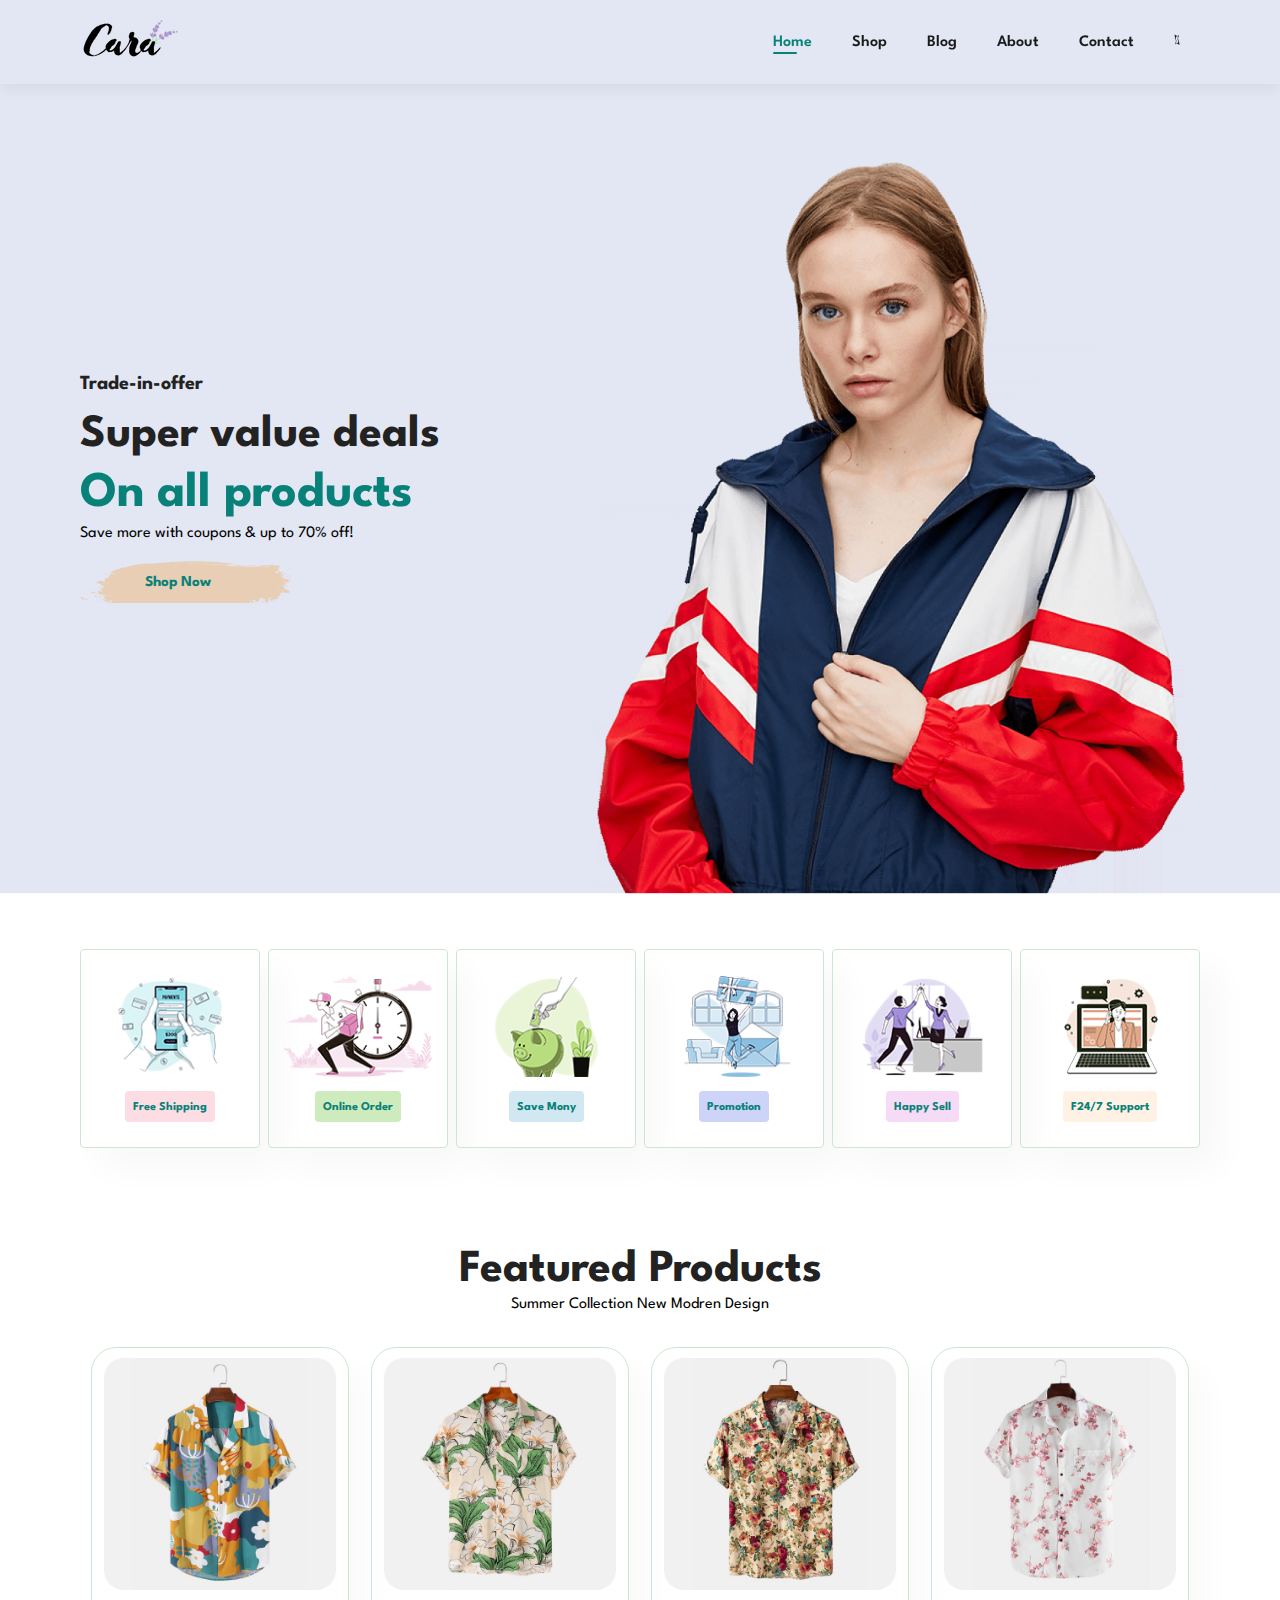
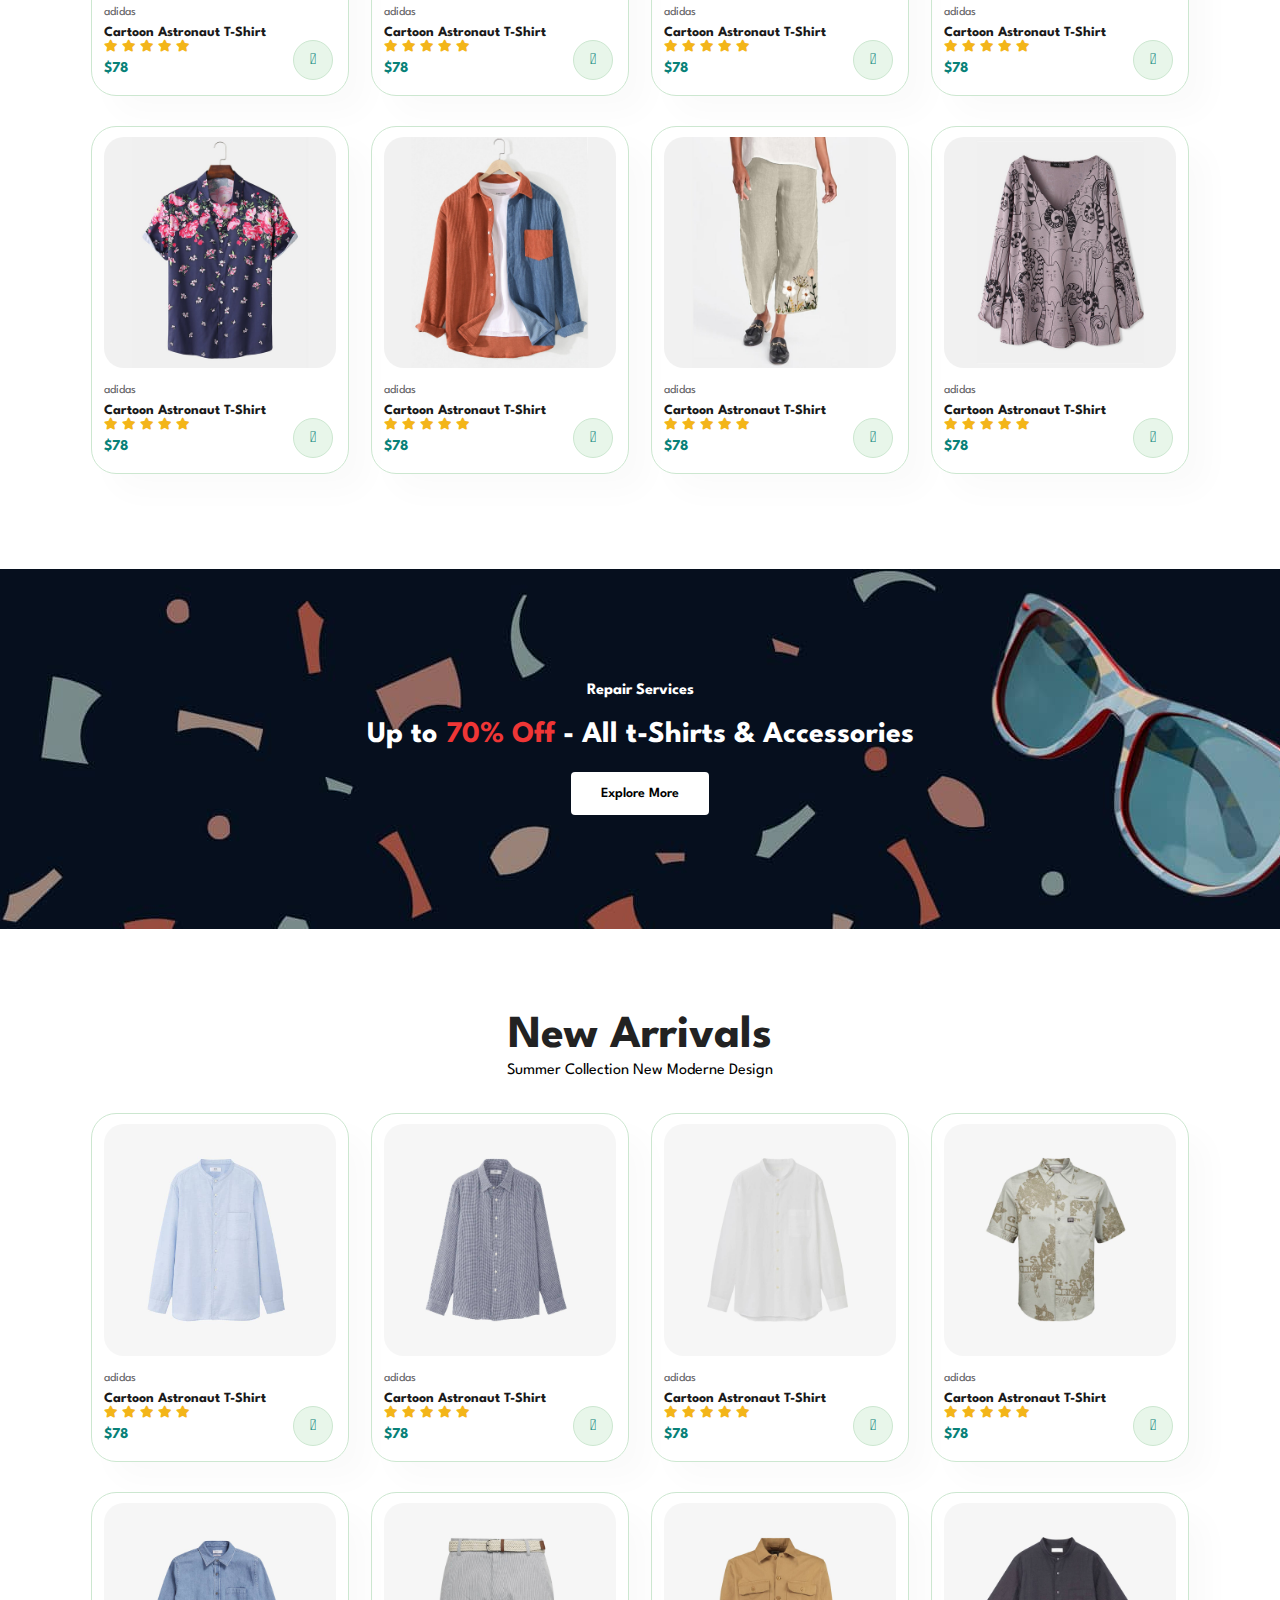
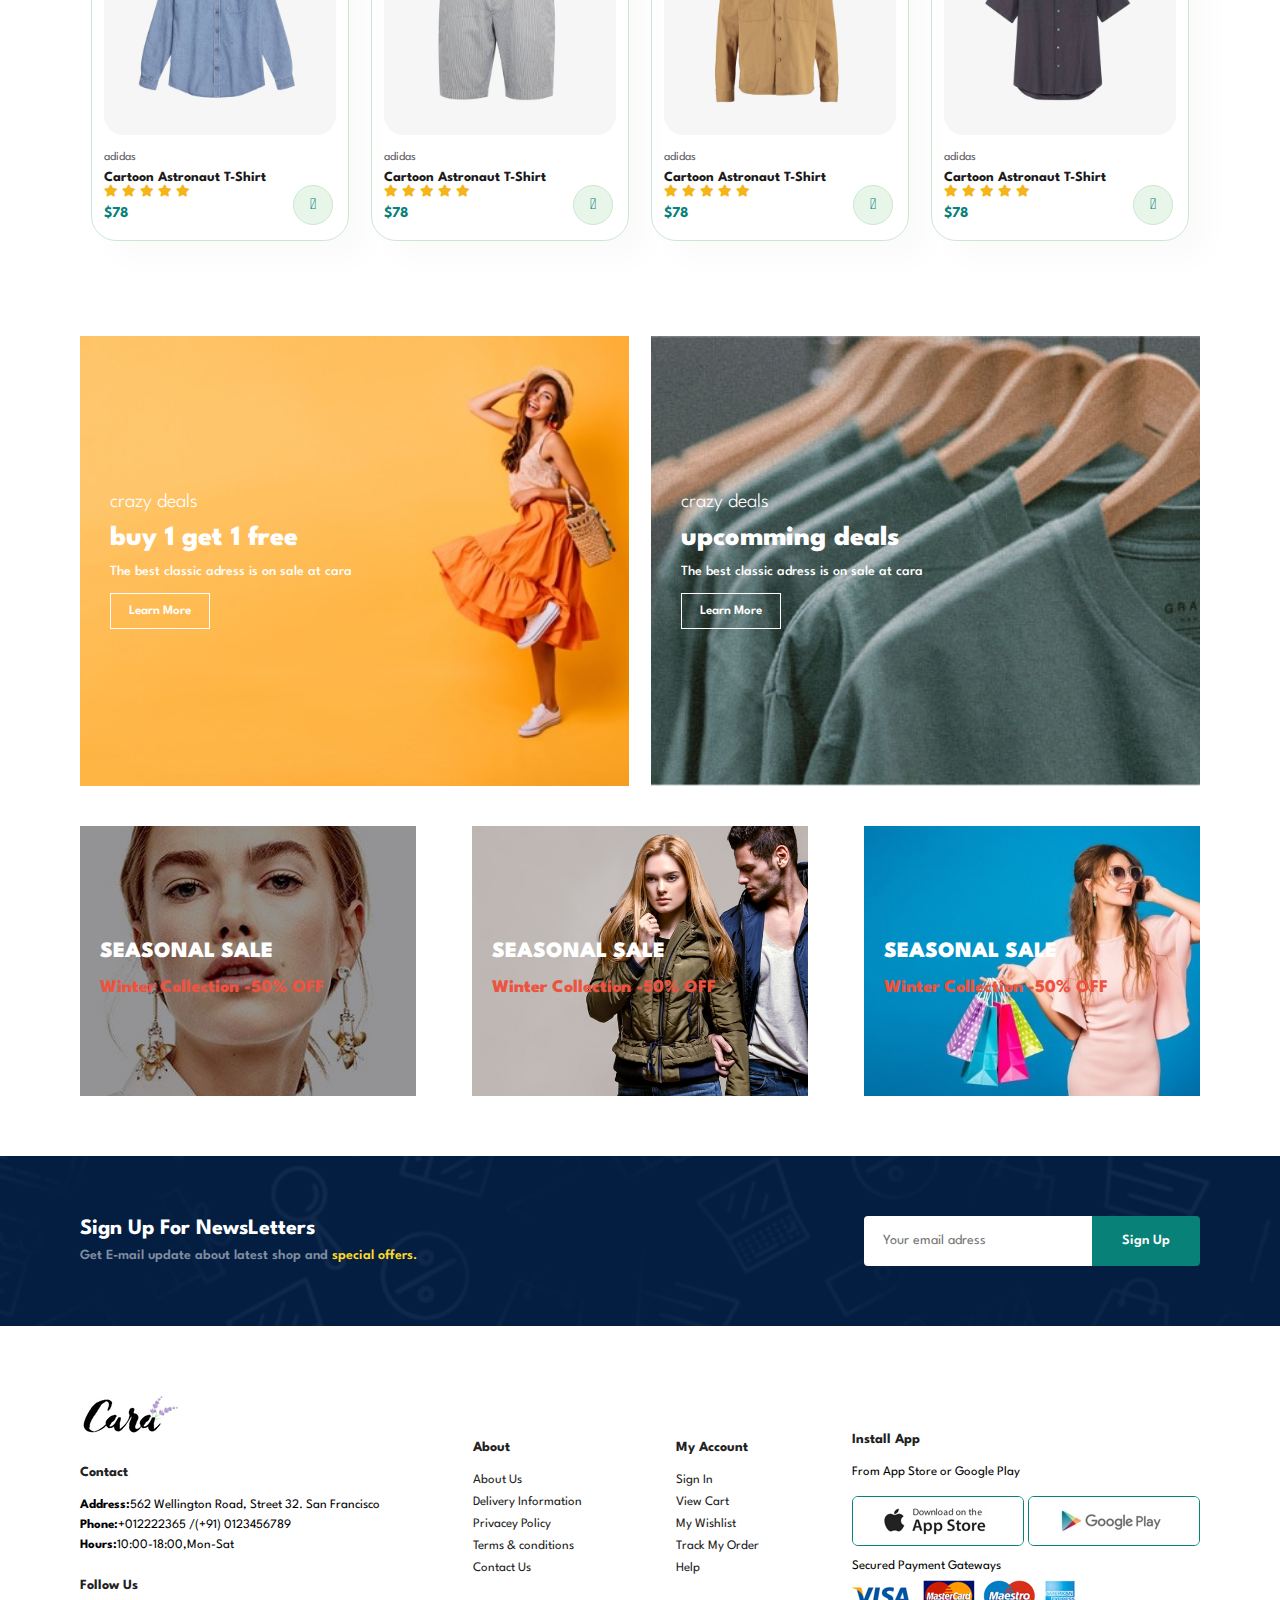
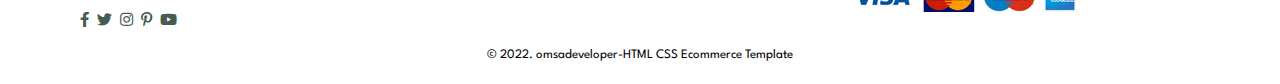
<file: index.html>
<!DOCTYPE html>
<html lang="en">

<head>
    <meta charset="UTF-8">
    <meta http-equiv="X-UA-Compatible" content="IE=edge">
    <meta name="viewport" content="width=device-width, initial-scale=1.0">
    <title>Cara</title>
    <link rel="stylesheet" href="https://pro.fontawesome.com/releases/v5.10.0/css/all.css" />
    <link rel="stylesheet" href="css/style.css">
</head>

<body>
    <header id="header">
        <a href="index.html"><img src="img/logo.png" alt="" class="logo"></a>
        <nav>
            <ul id="navbar">
                <li><a class="active" href="index.html">Home</a></li>
                <li><a href="shop.html">Shop</a></li>
                <li><a href="blog.html">Blog</a></li>
                <li><a href="about.html">About</a></li>
                <li><a href="contact.html">Contact</a></li>
                <li id="lg-bag"><a href="cart.html"><i class="fal fa-shopping-bag"></i></a></li>
                <a id="close" href="#"><i class="fal fa-times"></i></a>
            </ul>
        </nav>
        <div id="mobile">
            <a href="cart.html"><i class="fal fa-shopping-bag"></i></a>
            <i id="bar" class="fas fa-bars"></i>
        </div>
    </header>
    <section id="hero">
        <h4>Trade-in-offer</h4>
        <h2>Super value deals</h2>
        <h1>On all products</h1>
        <p>Save more with coupons & up to 70% off!</p>
        <button>Shop Now</button>
    </section>
    <section id="feature" class="section-p1">
        <div class="fe-box">
            <img src="img/features/f1.png" alt="">
            <h6>Free Shipping</h6>
        </div>
        <div class="fe-box">
            <img src="img/features/f2.png" alt="">
            <h6>Online Order</h6>
        </div>
        <div class="fe-box">
            <img src="img/features/f3.png" alt="">
            <h6>Save Mony</h6>
        </div>
        <div class="fe-box">
            <img src="img/features/f4.png" alt="">
            <h6>Promotion</h6>
        </div>
        <div class="fe-box">
            <img src="img/features/f5.png" alt="">
            <h6>Happy Sell</h6>
        </div>
        <div class="fe-box">
            <img src="img/features/f6.png" alt="">
            <h6>F24/7 Support</h6>
        </div>
    </section>
    <section id="product1" class="section-p1">
        <h2>Featured Products</h2>
        <p>Summer Collection New Modren Design</p>
        <div class="pro-container">
            <div class="pro">
                <img src="img/products/f1.jpg" alt="">
                <div class="des">
                    <span>adidas</span>
                    <h5>Cartoon Astronaut T-Shirt</h5>
                    <div class="star">
                        <i class="fas fa-star"></i>
                        <i class="fas fa-star"></i>
                        <i class="fas fa-star"></i>
                        <i class="fas fa-star"></i>
                        <i class="fas fa-star"></i>
                    </div>
                    <h4>$78</h4>
                </div>
                <a href="#"><i class="fal fa-shopping-cart cart"></i></a>
            </div>
            <div class="pro">
                <img src="img/products/f2.jpg" alt="">
                <div class="des">
                    <span>adidas</span>
                    <h5>Cartoon Astronaut T-Shirt</h5>
                    <div class="star">
                        <i class="fas fa-star"></i>
                        <i class="fas fa-star"></i>
                        <i class="fas fa-star"></i>
                        <i class="fas fa-star"></i>
                        <i class="fas fa-star"></i>
                    </div>
                    <h4>$78</h4>
                </div>
                <a href="#"><i class="fal fa-shopping-cart cart"></i></a>
            </div>
            <div class="pro">
                <img src="img/products/f3.jpg" alt="">
                <div class="des">
                    <span>adidas</span>
                    <h5>Cartoon Astronaut T-Shirt</h5>
                    <div class="star">
                        <i class="fas fa-star"></i>
                        <i class="fas fa-star"></i>
                        <i class="fas fa-star"></i>
                        <i class="fas fa-star"></i>
                        <i class="fas fa-star"></i>
                    </div>
                    <h4>$78</h4>
                </div>
                <a href="#"><i class="fal fa-shopping-cart cart"></i></a>
            </div>
            <div class="pro">
                <img src="img/products/f4.jpg" alt="">
                <div class="des">
                    <span>adidas</span>
                    <h5>Cartoon Astronaut T-Shirt</h5>
                    <div class="star">
                        <i class="fas fa-star"></i>
                        <i class="fas fa-star"></i>
                        <i class="fas fa-star"></i>
                        <i class="fas fa-star"></i>
                        <i class="fas fa-star"></i>
                    </div>
                    <h4>$78</h4>
                </div>
                <a href="#"><i class="fal fa-shopping-cart cart"></i></a>
            </div>
            <div class="pro">
                <img src="img/products/f5.jpg" alt="">
                <div class="des">
                    <span>adidas</span>
                    <h5>Cartoon Astronaut T-Shirt</h5>
                    <div class="star">
                        <i class="fas fa-star"></i>
                        <i class="fas fa-star"></i>
                        <i class="fas fa-star"></i>
                        <i class="fas fa-star"></i>
                        <i class="fas fa-star"></i>
                    </div>
                    <h4>$78</h4>
                </div>
                <a href="#"><i class="fal fa-shopping-cart cart"></i></a>
            </div>
            <div class="pro">
                <img src="img/products/f6.jpg" alt="">
                <div class="des">
                    <span>adidas</span>
                    <h5>Cartoon Astronaut T-Shirt</h5>
                    <div class="star">
                        <i class="fas fa-star"></i>
                        <i class="fas fa-star"></i>
                        <i class="fas fa-star"></i>
                        <i class="fas fa-star"></i>
                        <i class="fas fa-star"></i>
                    </div>
                    <h4>$78</h4>
                </div>
                <a href="#"><i class="fal fa-shopping-cart cart"></i></a>
            </div>
            <div class="pro">
                <img src="img/products/f7.jpg" alt="">
                <div class="des">
                    <span>adidas</span>
                    <h5>Cartoon Astronaut T-Shirt</h5>
                    <div class="star">
                        <i class="fas fa-star"></i>
                        <i class="fas fa-star"></i>
                        <i class="fas fa-star"></i>
                        <i class="fas fa-star"></i>
                        <i class="fas fa-star"></i>
                    </div>
                    <h4>$78</h4>
                </div>
                <a href="#"><i class="fal fa-shopping-cart cart"></i></a>
            </div>
            <div class="pro">
                <img src="img/products/f8.jpg" alt="">
                <div class="des">
                    <span>adidas</span>
                    <h5>Cartoon Astronaut T-Shirt</h5>
                    <div class="star">
                        <i class="fas fa-star"></i>
                        <i class="fas fa-star"></i>
                        <i class="fas fa-star"></i>
                        <i class="fas fa-star"></i>
                        <i class="fas fa-star"></i>
                    </div>
                    <h4>$78</h4>
                </div>
                <a href="#"><i class="fal fa-shopping-cart cart"></i></a>
            </div>
        </div>
    </section>
    <section id="banner" class="section-m1">
        <h4>Repair Services</h4>
        <h2>Up to <span>70% Off</span> - All t-Shirts & Accessories</h2>
        <button class="normal">Explore More</button>
    </section>
    <section id="product1" class="section-p1">
        <h2>New Arrivals</h2>
        <p>Summer Collection New Moderne Design</p>
        <div class="pro-container">
            <div class="pro">
                <img src="img/products/n1.jpg" alt="">
                <div class="des">
                    <span>adidas</span>
                    <h5>Cartoon Astronaut T-Shirt</h5>
                    <div class="star">
                        <i class="fas fa-star"></i>
                        <i class="fas fa-star"></i>
                        <i class="fas fa-star"></i>
                        <i class="fas fa-star"></i>
                        <i class="fas fa-star"></i>
                    </div>
                    <h4>$78</h4>
                </div>
                <a href="#"><i class="fal fa-shopping-cart cart"></i></a>
            </div>
            <div class="pro">
                <img src="img/products/n2.jpg" alt="">
                <div class="des">
                    <span>adidas</span>
                    <h5>Cartoon Astronaut T-Shirt</h5>
                    <div class="star">
                        <i class="fas fa-star"></i>
                        <i class="fas fa-star"></i>
                        <i class="fas fa-star"></i>
                        <i class="fas fa-star"></i>
                        <i class="fas fa-star"></i>
                    </div>
                    <h4>$78</h4>
                </div>
                <a href="#"><i class="fal fa-shopping-cart cart"></i></a>
            </div>
            <div class="pro">
                <img src="img/products/n3.jpg" alt="">
                <div class="des">
                    <span>adidas</span>
                    <h5>Cartoon Astronaut T-Shirt</h5>
                    <div class="star">
                        <i class="fas fa-star"></i>
                        <i class="fas fa-star"></i>
                        <i class="fas fa-star"></i>
                        <i class="fas fa-star"></i>
                        <i class="fas fa-star"></i>
                    </div>
                    <h4>$78</h4>
                </div>
                <a href="#"><i class="fal fa-shopping-cart cart"></i></a>
            </div>
            <div class="pro">
                <img src="img/products/n4.jpg" alt="">
                <div class="des">
                    <span>adidas</span>
                    <h5>Cartoon Astronaut T-Shirt</h5>
                    <div class="star">
                        <i class="fas fa-star"></i>
                        <i class="fas fa-star"></i>
                        <i class="fas fa-star"></i>
                        <i class="fas fa-star"></i>
                        <i class="fas fa-star"></i>
                    </div>
                    <h4>$78</h4>
                </div>
                <a href="#"><i class="fal fa-shopping-cart cart"></i></a>
            </div>
            <div class="pro">
                <img src="img/products/n5.jpg" alt="">
                <div class="des">
                    <span>adidas</span>
                    <h5>Cartoon Astronaut T-Shirt</h5>
                    <div class="star">
                        <i class="fas fa-star"></i>
                        <i class="fas fa-star"></i>
                        <i class="fas fa-star"></i>
                        <i class="fas fa-star"></i>
                        <i class="fas fa-star"></i>
                    </div>
                    <h4>$78</h4>
                </div>
                <a href="#"><i class="fal fa-shopping-cart cart"></i></a>
            </div>
            <div class="pro">
                <img src="img/products/n6.jpg" alt="">
                <div class="des">
                    <span>adidas</span>
                    <h5>Cartoon Astronaut T-Shirt</h5>
                    <div class="star">
                        <i class="fas fa-star"></i>
                        <i class="fas fa-star"></i>
                        <i class="fas fa-star"></i>
                        <i class="fas fa-star"></i>
                        <i class="fas fa-star"></i>
                    </div>
                    <h4>$78</h4>
                </div>
                <a href="#"><i class="fal fa-shopping-cart cart"></i></a>
            </div>
            <div class="pro">
                <img src="img/products/n7.jpg" alt="">
                <div class="des">
                    <span>adidas</span>
                    <h5>Cartoon Astronaut T-Shirt</h5>
                    <div class="star">
                        <i class="fas fa-star"></i>
                        <i class="fas fa-star"></i>
                        <i class="fas fa-star"></i>
                        <i class="fas fa-star"></i>
                        <i class="fas fa-star"></i>
                    </div>
                    <h4>$78</h4>
                </div>
                <a href="#"><i class="fal fa-shopping-cart cart"></i></a>
            </div>
            <div class="pro">
                <img src="img/products/n8.jpg" alt="">
                <div class="des">
                    <span>adidas</span>
                    <h5>Cartoon Astronaut T-Shirt</h5>
                    <div class="star">
                        <i class="fas fa-star"></i>
                        <i class="fas fa-star"></i>
                        <i class="fas fa-star"></i>
                        <i class="fas fa-star"></i>
                        <i class="fas fa-star"></i>
                    </div>
                    <h4>$78</h4>
                </div>
                <a href="#"><i class="fal fa-shopping-cart cart"></i></a>
            </div>
        </div>
    </section>
    <section id="sm-banner" class="section-p1">
        <div class="banner-box">
            <h4>crazy deals</h4>
            <h2>buy 1 get 1 free</h2>
            <span>The best classic adress is on sale at cara</span>
            <button class="bgwhite">Learn More</button>
        </div>
        <div class="banner-box banner-box2">
            <h4>crazy deals</h4>
            <h2>upcomming deals</h2>
            <span>The best classic adress is on sale at cara</span>
            <button class="bgwhite">Learn More</button>
        </div>

    </section>
    <section id="banner3">
        <div class="banner-box">
            <h2>SEASONAL SALE</h2>
            <h3>Winter Collection -50% OFF</h3>
        </div>
        <div class="banner-box banner-box2">
            <h2>SEASONAL SALE</h2>
            <h3>Winter Collection -50% OFF</h3>
        </div>
        <div class="banner-box banner-box3">
            <h2>SEASONAL SALE</h2>
            <h3>Winter Collection -50% OFF</h3>
        </div>
    </section>
    <section id="newsletter" class="section-p2 section-m1">
        <div class="newstext">
            <h4>Sign Up For NewsLetters</h4>
            <p>Get E-mail update about latest shop and <span>special offers.</span></p>
        </div>
        <div class="form">
            <input type="email" placeholder="Your email adress">
            <button class="normal">Sign Up</button>
        </div>
    </section>
    <footer>
        <div class="col">
            <img class="logo" src="/img/logo.png" alt="">
            <h4>Contact</h4>
            <p><strong>Address:</strong>562 Wellington Road, Street 32. San Francisco</p>
            <p><strong>Phone:</strong>+012222365 /(+91) 0123456789</p>
            <p><strong>Hours:</strong>10:00-18:00,Mon-Sat</p>
            <div class="follow">
                <h4>Follow Us</h4>
                <div class="icon">
                    <a href="#"><i class="fab fa-facebook-f"></i></a>
                    <a href="#"><i class="fab fa-twitter"></i></a>
                    <a href="#"><i class="fab fa-instagram"></i></a>
                    <a href="#"><i class="fab fa-pinterest-p"></i></a>
                    <a href="#"><i class="fab fa-youtube"></i></a>
                </div>
            </div>
        </div>
        <div class="col">
            <h4>About</h4>
            <a href="#">About Us</a>
            <a href="#">Delivery Information</a>
            <a href="#">Privacey Policy</a>
            <a href="#">Terms & conditions</a>
            <a href="#">Contact Us</a>
        </div>
        <div class="col">
            <h4>My Account</h4>
            <a href="#">Sign In</a>
            <a href="#">View Cart</a>
            <a href="#">My Wishlist</a>
            <a href="#">Track My Order</a>
            <a href="#">Help</a>
        </div>
        <div class="col install">
            <h4>Install App</h4>
            <p>From App Store or Google Play</p>
            <div class="row">
                <img src="/img/pay/app.jpg" alt="">
                <img src="/img/pay/play.jpg" alt="">
            </div>
            <p>Secured Payment Gateways</p>
            <img src="/img/pay/pay.png" alt="">
        </div>
        <div class="copyright">
            <p>&copy; 2022. omsadeveloper-HTML CSS Ecommerce Template</p>
        </div>
    </footer>
    <script src="js/script.js"></script>
    <script src="js/sproduct.js"></script>
</body>

</html>
</file>
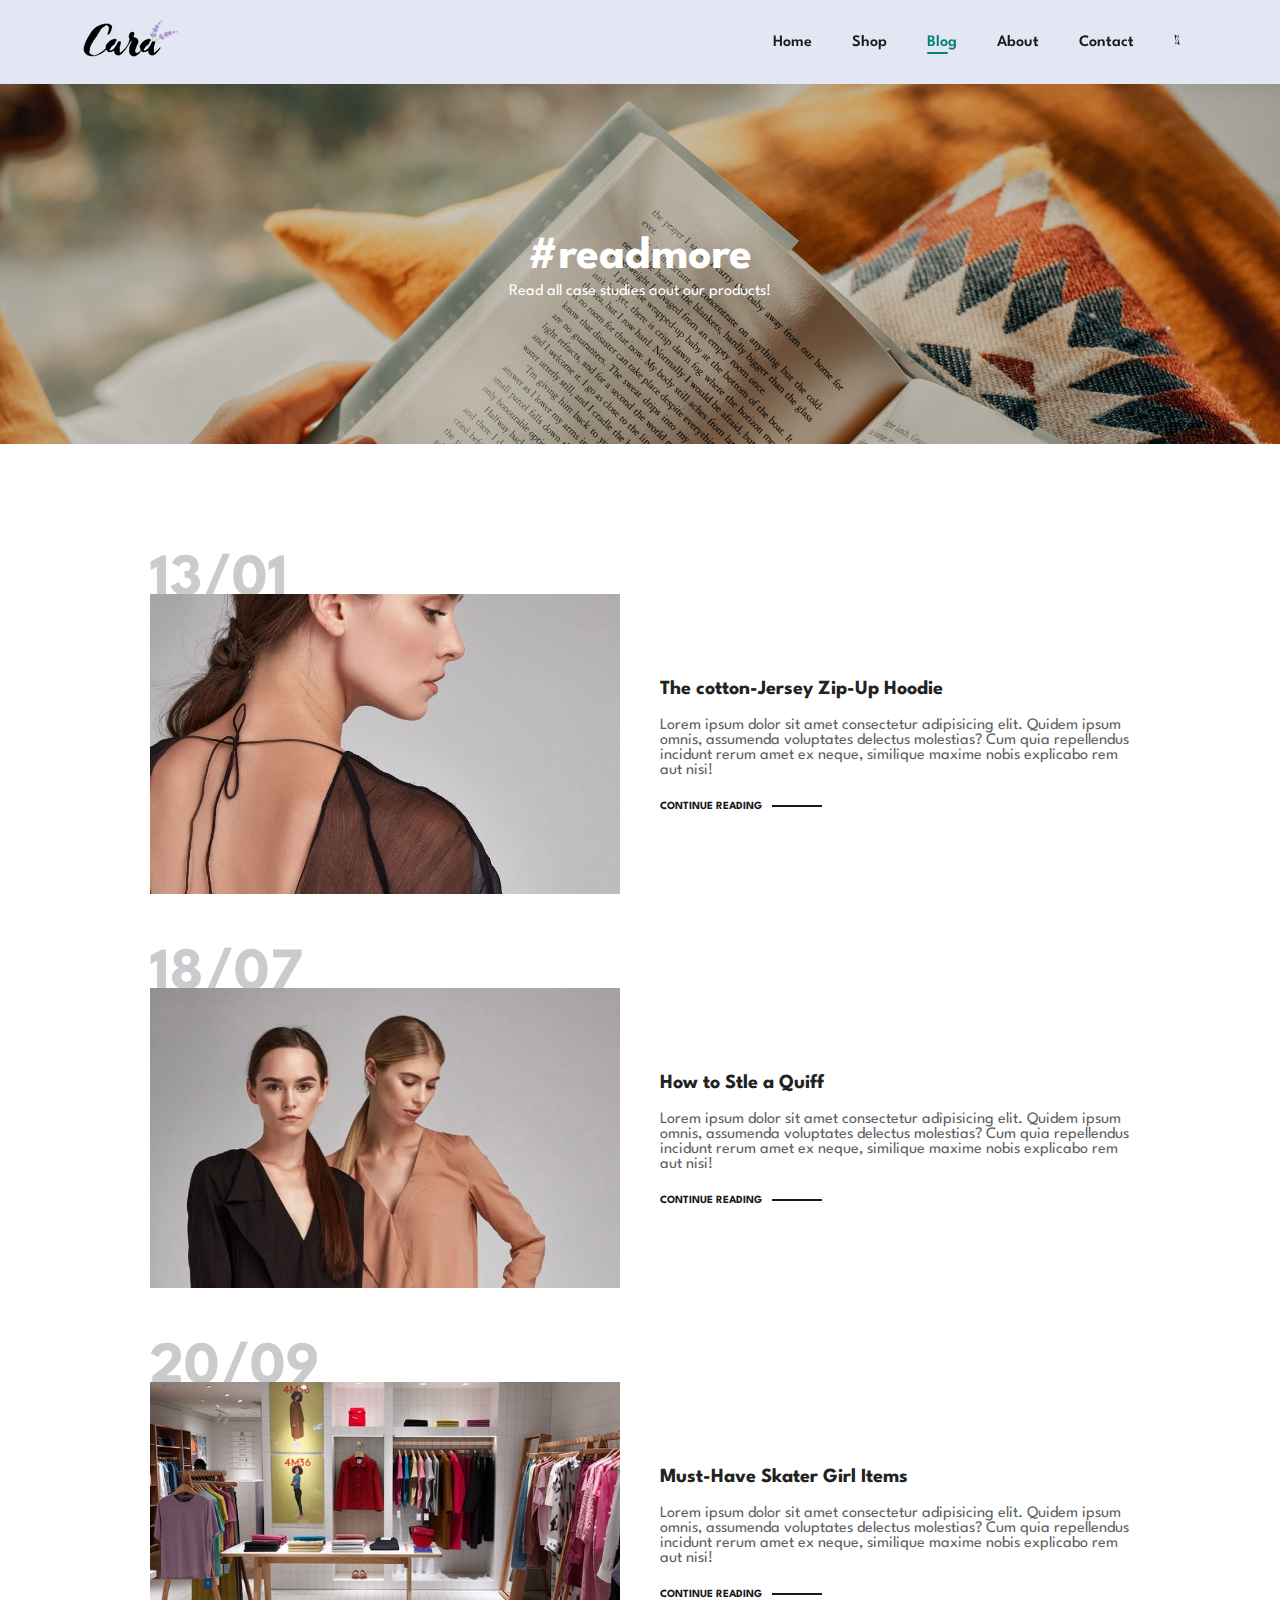
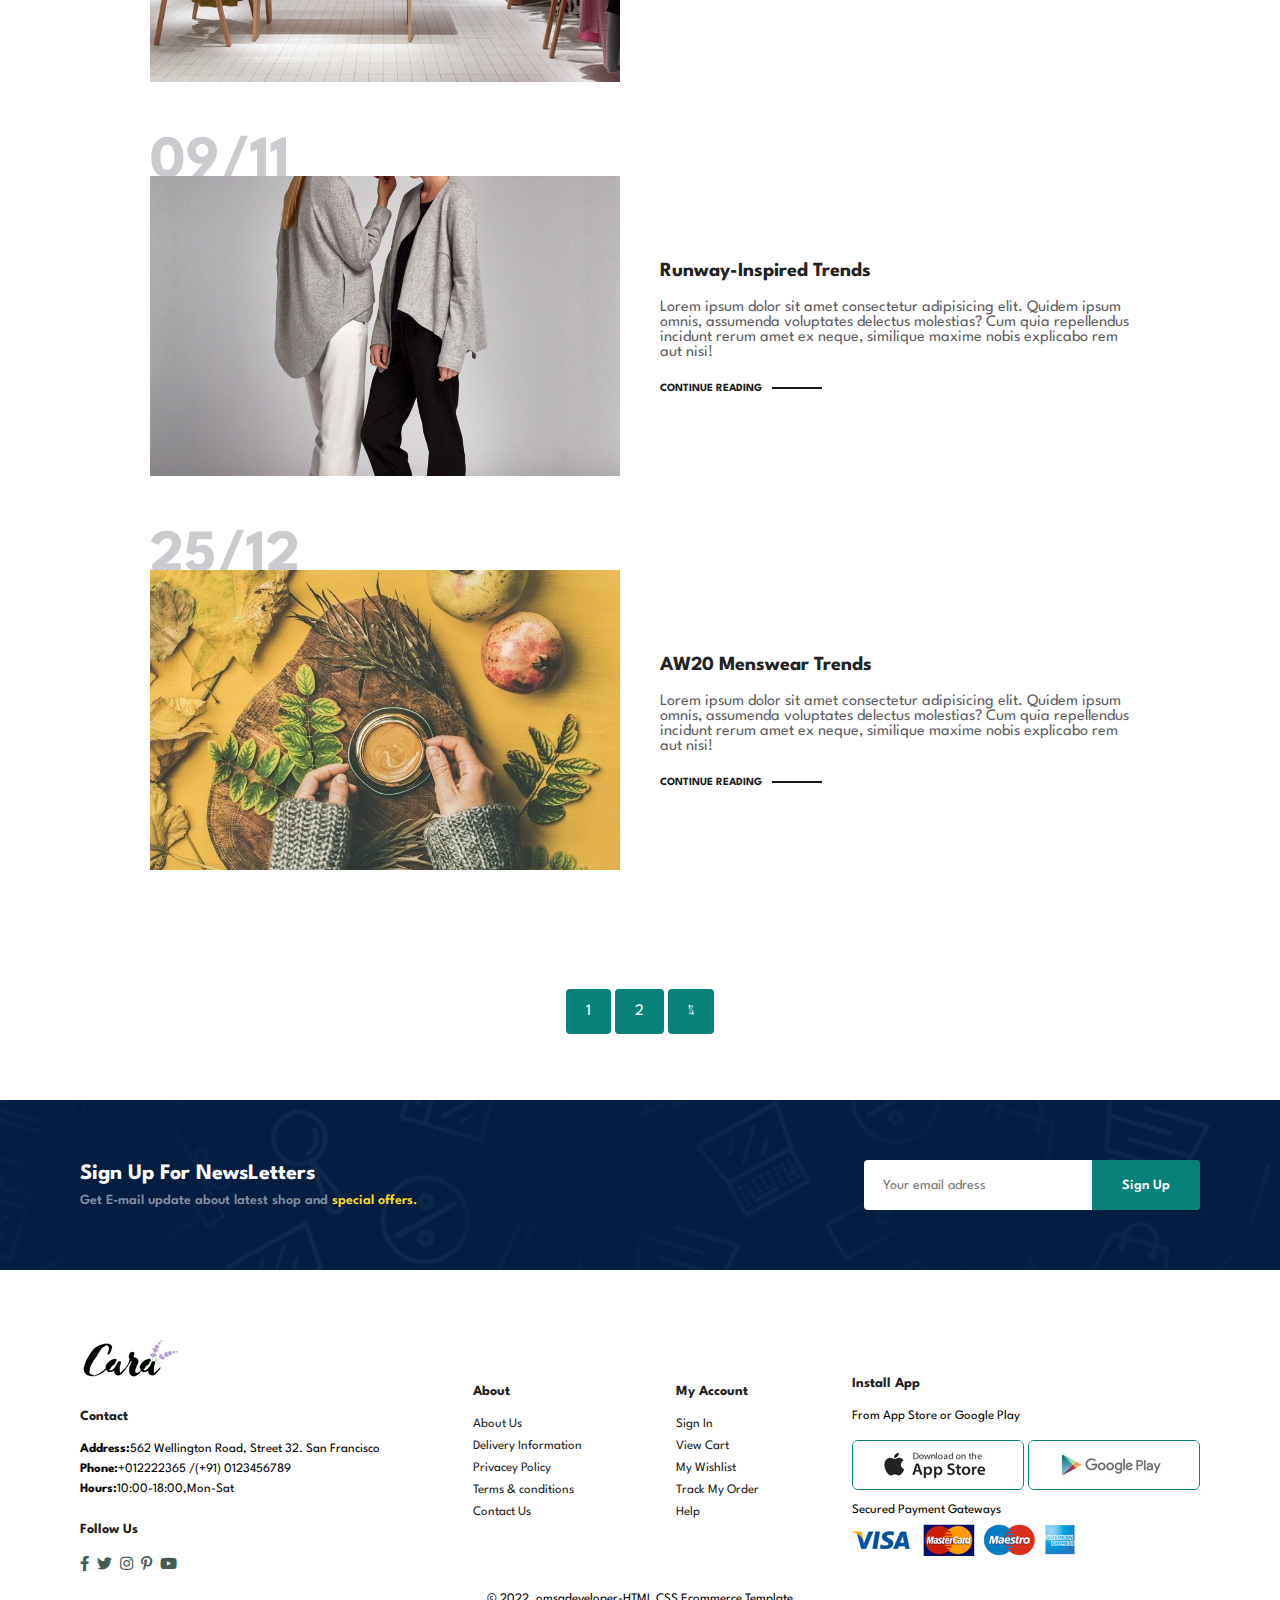
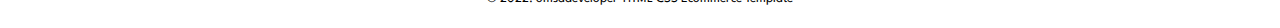
<file: blog.html>
<!DOCTYPE html>
<html lang="en">

<head>
    <meta charset="UTF-8">
    <meta http-equiv="X-UA-Compatible" content="IE=edge">
    <meta name="viewport" content="width=device-width, initial-scale=1.0">
    <title>Cara</title>
    <link rel="stylesheet" href="https://pro.fontawesome.com/releases/v5.10.0/css/all.css" />
    <link rel="stylesheet" href="css/style.css">
</head>

<body>
    <header id="header">
        <a href="index.html"><img src="img/logo.png" alt="" class="logo"></a>
        <nav>
            <ul id="navbar">
                <li><a href="index.html">Home</a></li>
                <li><a href="shop.html">Shop</a></li>
                <li><a class="active" href="blog.html">Blog</a></li>
                <li><a href="about.html">About</a></li>
                <li><a href="contact.html">Contact</a></li>
                <li id="lg-bag"><a href="cart.html"><i class="fal fa-shopping-bag"></i></a></li>
                <a id="close" href="#"><i class="fal fa-times"></i></a>
            </ul>
        </nav>
        <div id="mobile">
            <a href="cart.html"><i class="fal fa-shopping-bag"></i></a>
            <i id="bar" class="fas fa-bars"></i>
        </div>
    </header>
    <section id="page-header" class="blog-header">
        <h2>#readmore </h2>
        <p>Read all case studies aout our products!</p>
    </section>
    <section id="blog">
        <div class="blog-box">
            <div class="blog-img">
                <img src="img/blog/b1.jpg" alt="">
            </div>
            <div class="blog-details">
                <h4>The cotton-Jersey Zip-Up Hoodie</h4>
                <p>Lorem ipsum dolor sit amet consectetur adipisicing elit. Quidem ipsum omnis, assumenda voluptates
                    delectus molestias? Cum quia repellendus incidunt rerum amet ex neque, similique maxime nobis
                    explicabo rem aut nisi!</p>
                <a href="#">CONTINUE READING</a>
            </div>
            <h2>13/01</h2>
        </div>
        <div class="blog-box">
            <div class="blog-img">
                <img src="img/blog/b2.jpg" alt="">
            </div>
            <div class="blog-details">
                <h4>How to Stle a Quiff</h4>
                <p>Lorem ipsum dolor sit amet consectetur adipisicing elit. Quidem ipsum omnis, assumenda voluptates
                    delectus molestias? Cum quia repellendus incidunt rerum amet ex neque, similique maxime nobis
                    explicabo rem aut nisi!</p>
                <a href="#">CONTINUE READING</a>
            </div>
            <h2>18/07</h2>
        </div>
        <div class="blog-box">
            <div class="blog-img">
                <img src="img/blog/b3.jpg" alt="">
            </div>
            <div class="blog-details">
                <h4>Must-Have Skater Girl Items</h4>
                <p>Lorem ipsum dolor sit amet consectetur adipisicing elit. Quidem ipsum omnis, assumenda voluptates
                    delectus molestias? Cum quia repellendus incidunt rerum amet ex neque, similique maxime nobis
                    explicabo rem aut nisi!</p>
                <a href="#">CONTINUE READING</a>
            </div>
            <h2>20/09</h2>
        </div>
        <div class="blog-box">
            <div class="blog-img">
                <img src="img/blog/b4.jpg" alt="">
            </div>
            <div class="blog-details">
                <h4>Runway-Inspired Trends</h4>
                <p>Lorem ipsum dolor sit amet consectetur adipisicing elit. Quidem ipsum omnis, assumenda voluptates
                    delectus molestias? Cum quia repellendus incidunt rerum amet ex neque, similique maxime nobis
                    explicabo rem aut nisi!</p>
                <a href="#">CONTINUE READING</a>
            </div>
            <h2>09/11</h2>
        </div>
        <div class="blog-box">
            <div class="blog-img">
                <img src="img/blog/b6.jpg" alt="">
            </div>
            <div class="blog-details">
                <h4>AW20 Menswear Trends</h4>
                <p>Lorem ipsum dolor sit amet consectetur adipisicing elit. Quidem ipsum omnis, assumenda voluptates
                    delectus molestias? Cum quia repellendus incidunt rerum amet ex neque, similique maxime nobis
                    explicabo rem aut nisi!</p>
                <a href="#">CONTINUE READING</a>
            </div>
            <h2>25/12</h2>
        </div>

    </section>
    <section id="pagination" class="section-p1">
        <a href="#">1</a>
        <a href="#">2</a>
        <a href="#"><i class="fal fa-long-arrow-alt-right"></i></a>
    </section>
    <section id="newsletter" class="section-p2 section-m1">
        <div class="newstext">
            <h4>Sign Up For NewsLetters</h4>
            <p>Get E-mail update about latest shop and <span>special offers.</span></p>
        </div>
        <div class="form">
            <input type="email" placeholder="Your email adress">
            <button class="normal">Sign Up</button>
        </div>
    </section>
    <footer>
        <div class="col">
            <img class="logo" src="/img/logo.png" alt="">
            <h4>Contact</h4>
            <p><strong>Address:</strong>562 Wellington Road, Street 32. San Francisco</p>
            <p><strong>Phone:</strong>+012222365 /(+91) 0123456789</p>
            <p><strong>Hours:</strong>10:00-18:00,Mon-Sat</p>
            <div class="follow">
                <h4>Follow Us</h4>
                <div class="icon">
                    <a href="#"><i class="fab fa-facebook-f"></i></a>
                    <a href="#"><i class="fab fa-twitter"></i></a>
                    <a href="#"><i class="fab fa-instagram"></i></a>
                    <a href="#"><i class="fab fa-pinterest-p"></i></a>
                    <a href="#"><i class="fab fa-youtube"></i></a>
                </div>
            </div>
        </div>
        <div class="col">
            <h4>About</h4>
            <a href="#">About Us</a>
            <a href="#">Delivery Information</a>
            <a href="#">Privacey Policy</a>
            <a href="#">Terms & conditions</a>
            <a href="#">Contact Us</a>
        </div>
        <div class="col">
            <h4>My Account</h4>
            <a href="#">Sign In</a>
            <a href="#">View Cart</a>
            <a href="#">My Wishlist</a>
            <a href="#">Track My Order</a>
            <a href="#">Help</a>
        </div>
        <div class="col install">
            <h4>Install App</h4>
            <p>From App Store or Google Play</p>
            <div class="row">
                <img src="/img/pay/app.jpg" alt="">
                <img src="/img/pay/play.jpg" alt="">
            </div>
            <p>Secured Payment Gateways</p>
            <img src="/img/pay/pay.png" alt="">
        </div>
        <div class="copyright">
            <p>&copy; 2022. omsadeveloper-HTML CSS Ecommerce Template</p>
        </div>
    </footer>
    <script src="js/script.js"></script>
    <script src="js/sproduct.js"></script>
</body>

</html>
</file>
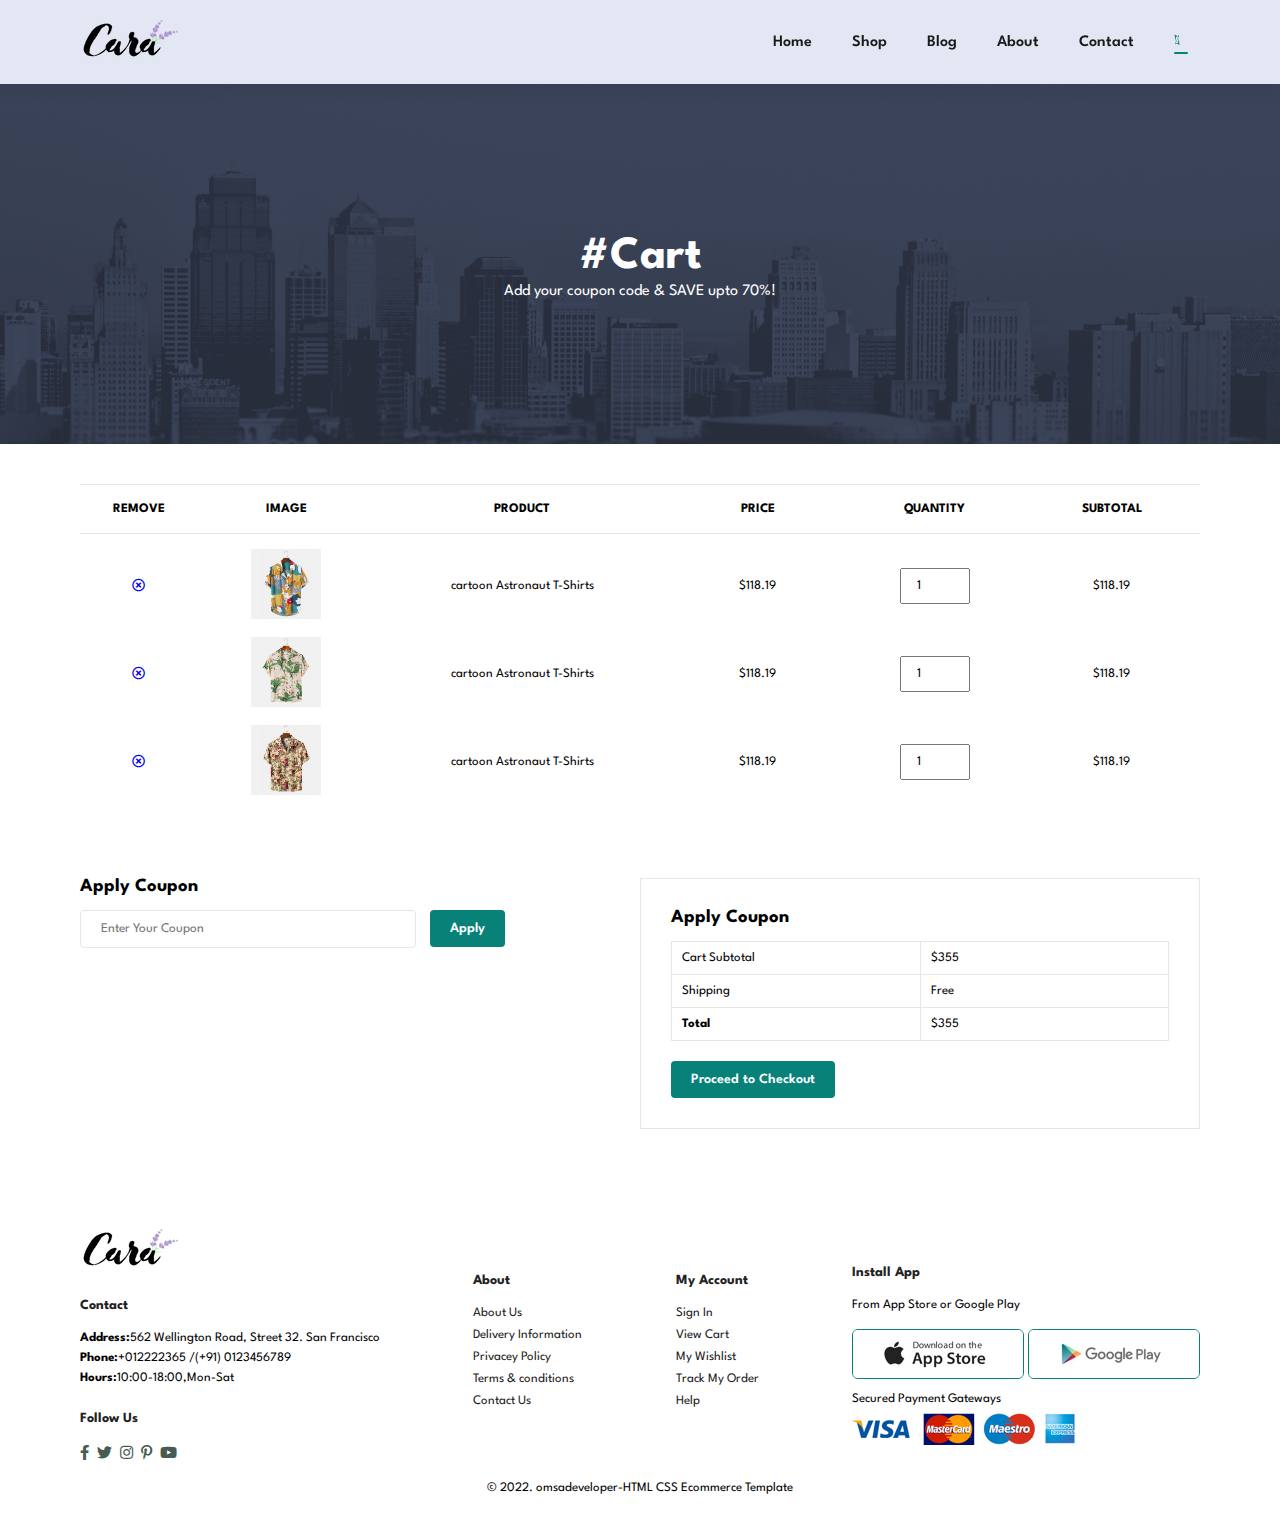
<file: cart.html>
<!DOCTYPE html>
<html lang="en">

<head>
    <meta charset="UTF-8">
    <meta http-equiv="X-UA-Compatible" content="IE=edge">
    <meta name="viewport" content="width=device-width, initial-scale=1.0">
    <title>Cara</title>
    <link rel="stylesheet" href="https://pro.fontawesome.com/releases/v5.10.0/css/all.css" />
    <link rel="stylesheet" href="css/style.css">
</head>

<body>
    <header id="header">
        <a href="index.html"><img src="img/logo.png" alt="" class="logo"></a>
        <nav>
            <ul id="navbar">
                <li><a href="index.html">Home</a></li>
                <li><a href="shop.html">Shop</a></li>
                <li><a href="blog.html">Blog</a></li>
                <li><a href="about.html">About</a></li>
                <li><a href="contact.html">Contact</a></li>
                <li id="lg-bag"><a href="cart.html" class="active"><i class="fal fa-shopping-bag"></i></a></li>
                <a id="close" href="#"><i class="fal fa-times"></i></a>
            </ul>
        </nav>
        <div id="mobile">
            <a href="cart.html"><i class="fal fa-shopping-bag"></i></a>
            <i id="bar" class="fas fa-bars"></i>
        </div>
    </header>
    <section id="page-header" class="contact-header">
        <h2>#Cart </h2>
        <p>Add your coupon code & SAVE upto 70%!</p>
    </section>
    <section id="cart" class="section-p1">
        <table>
            <thead>
                <tr>
                    <td>REMOVE</td>
                    <td>IMAGE</td>
                    <td>PRODUCT</td>
                    <td>PRICE</td>
                    <td>QUANTITY</td>
                    <td>SUBTOTAL</td>
                </tr>
            </thead>
            <tbody>
                <tr>
                    <td><a href="#"><i class="far fa-times-circle"></i></a></td>
                    <td><img src="/img/products/f1.jpg" alt=""></td>
                    <td>cartoon Astronaut T-Shirts</td>
                    <td>$118.19</td>
                    <td><input type="number" name="" id="" value="1"></td>
                    <td>$118.19</td>
                </tr>
                <tr>
                    <td><a href="#"><i class="far fa-times-circle"></i></a></td>
                    <td><img src="/img/products/f2.jpg" alt=""></td>
                    <td>cartoon Astronaut T-Shirts</td>
                    <td>$118.19</td>
                    <td><input type="number" name="" id="" value="1"></td>
                    <td>$118.19</td>
                </tr>
                <tr>
                    <td><a href="#"><i class="far fa-times-circle"></i></a></td>
                    <td><img src="/img/products/f3.jpg" alt=""></td>
                    <td>cartoon Astronaut T-Shirts</td>
                    <td>$118.19</td>
                    <td><input type="number" name="" id="" value="1"></td>
                    <td>$118.19</td>
                </tr>
            </tbody>
        </table>
    </section>
    <section id="cart-add" class="section-p1">
        <div class="coupon">
            <h3>Apply Coupon</h3>
            <div>
                <input type="text" name="" id="" placeholder="Enter Your Coupon">
                <button class="normal">Apply</button>
            </div>
        </div>
        <div class="subtotal">
            <h3>Apply Coupon</h3>
            <table>
                <tr>
                    <td>Cart Subtotal</td>
                    <td>$355</td>
                </tr>
                <tr>
                    <td>Shipping</td>
                    <td>Free</td>
                </tr>
                <tr>
                    <td><strong>Total</strong></td>
                    <td>$355</td>
                </tr>
            </table>
            <button class="normal">Proceed to Checkout</button>
        </div>
    </section>
    <footer>
        <div class="col">
            <img class="logo" src="/img/logo.png" alt="">
            <h4>Contact</h4>
            <p><strong>Address:</strong>562 Wellington Road, Street 32. San Francisco</p>
            <p><strong>Phone:</strong>+012222365 /(+91) 0123456789</p>
            <p><strong>Hours:</strong>10:00-18:00,Mon-Sat</p>
            <div class="follow">
                <h4>Follow Us</h4>
                <div class="icon">
                    <a href="#"><i class="fab fa-facebook-f"></i></a>
                    <a href="#"><i class="fab fa-twitter"></i></a>
                    <a href="#"><i class="fab fa-instagram"></i></a>
                    <a href="#"><i class="fab fa-pinterest-p"></i></a>
                    <a href="#"><i class="fab fa-youtube"></i></a>
                </div>
            </div>
        </div>
        <div class="col">
            <h4>About</h4>
            <a href="#">About Us</a>
            <a href="#">Delivery Information</a>
            <a href="#">Privacey Policy</a>
            <a href="#">Terms & conditions</a>
            <a href="#">Contact Us</a>
        </div>
        <div class="col">
            <h4>My Account</h4>
            <a href="#">Sign In</a>
            <a href="#">View Cart</a>
            <a href="#">My Wishlist</a>
            <a href="#">Track My Order</a>
            <a href="#">Help</a>
        </div>
        <div class="col install">
            <h4>Install App</h4>
            <p>From App Store or Google Play</p>
            <div class="row">
                <img src="/img/pay/app.jpg" alt="">
                <img src="/img/pay/play.jpg" alt="">
            </div>
            <p>Secured Payment Gateways</p>
            <img src="/img/pay/pay.png" alt="">
        </div>
        <div class="copyright">
            <p>&copy; 2022. omsadeveloper-HTML CSS Ecommerce Template</p>
        </div>
    </footer>
    <script src="js/script.js"></script>
    <script src="js/sproduct.js"></script>
</body>

</html>
</file>
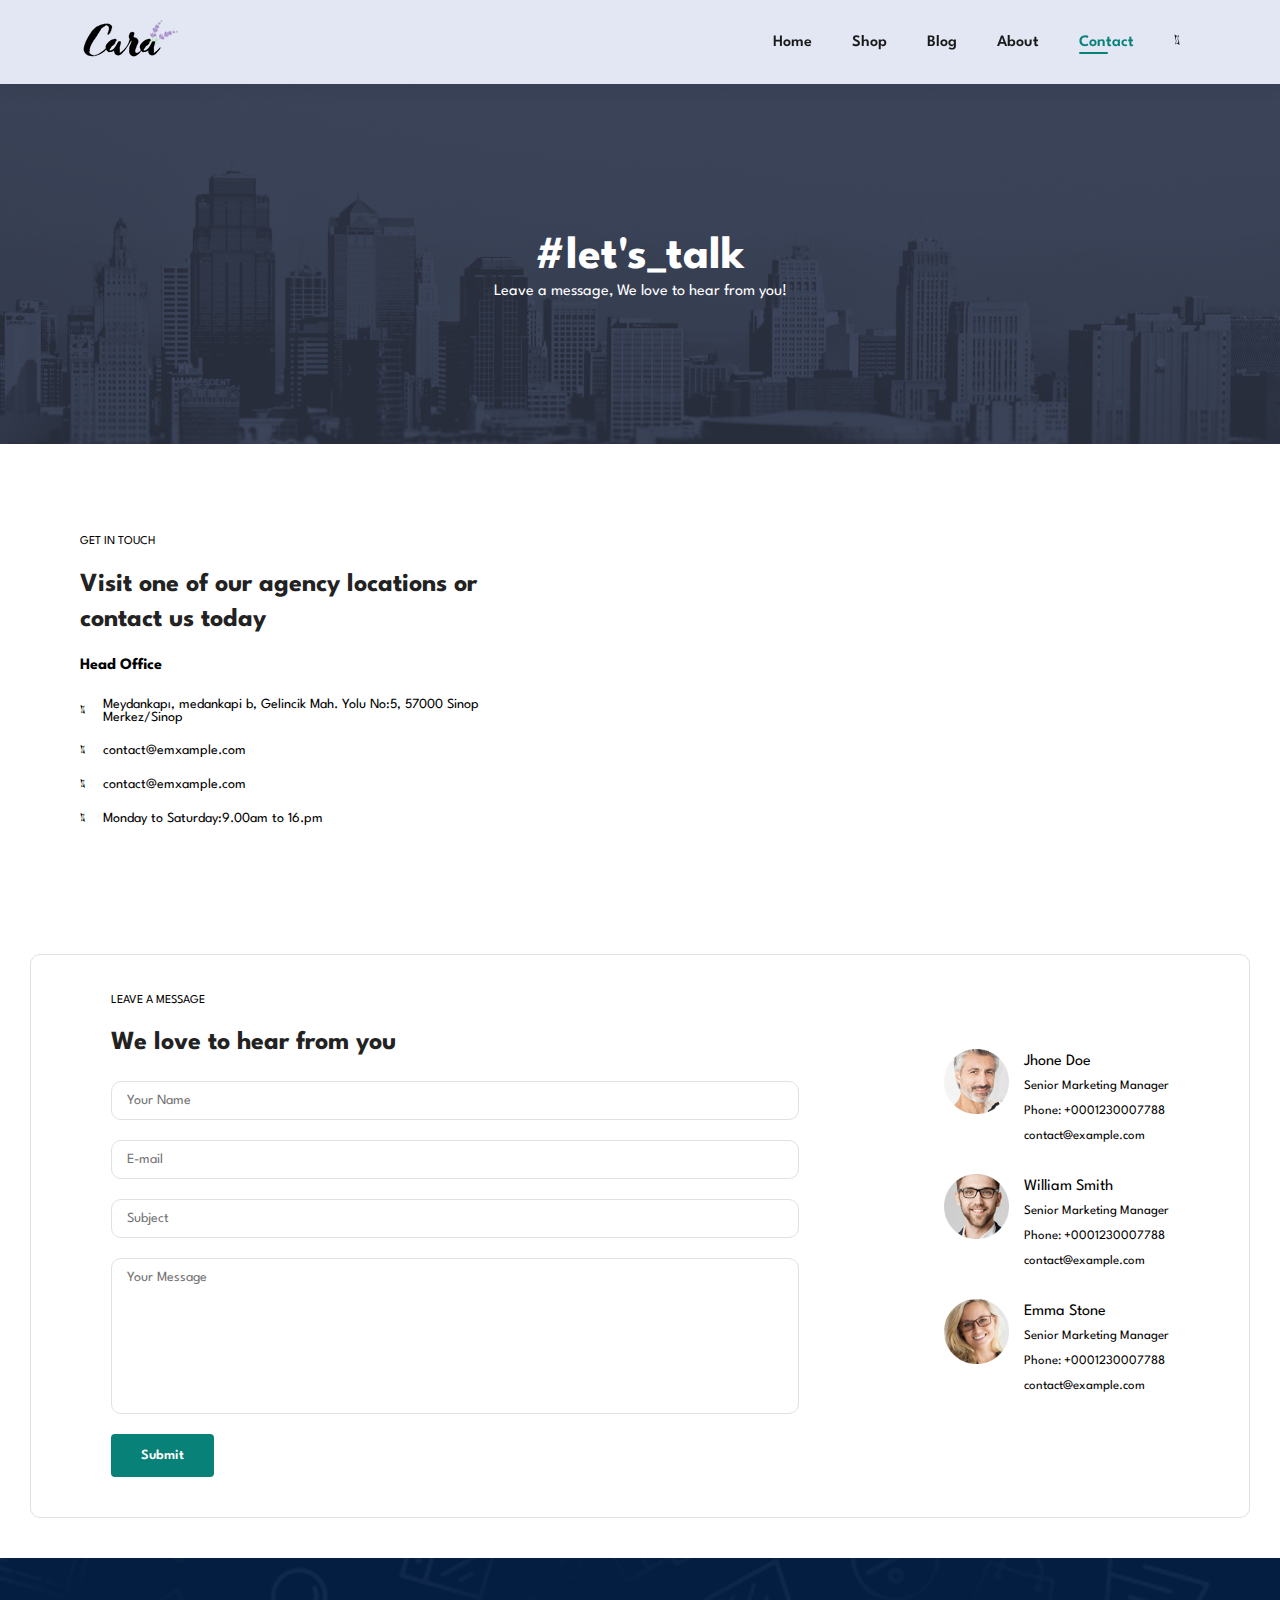
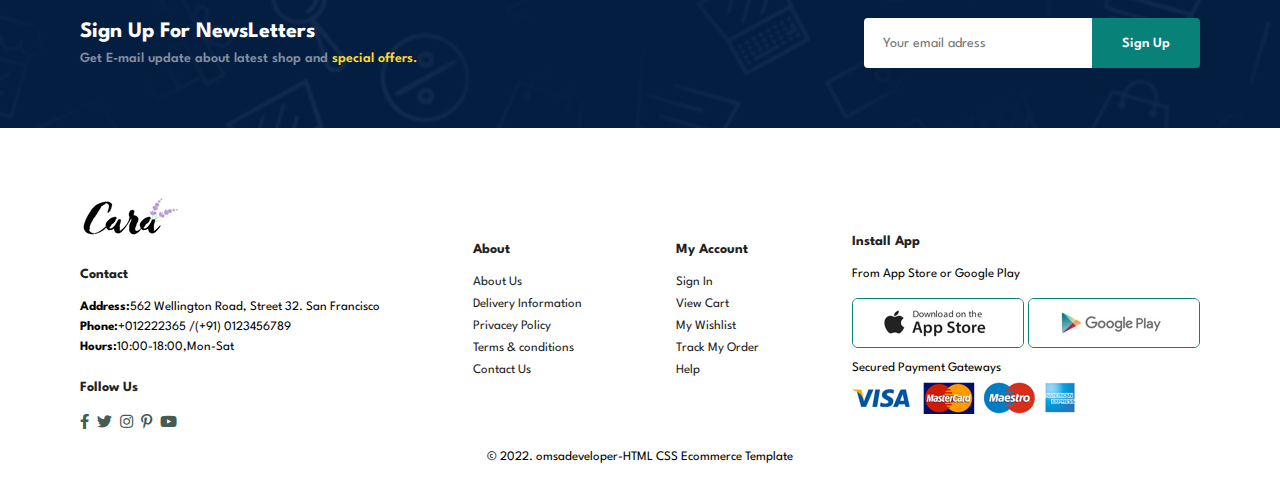
<file: contact.html>
<!DOCTYPE html>
<html lang="en">

<head>
    <meta charset="UTF-8">
    <meta http-equiv="X-UA-Compatible" content="IE=edge">
    <meta name="viewport" content="width=device-width, initial-scale=1.0">
    <title>Cara</title>
    <link rel="stylesheet" href="https://pro.fontawesome.com/releases/v5.10.0/css/all.css" />
    <link rel="stylesheet" href="css/style.css">
</head>

<body>
    <header id="header">
        <a href="index.html"><img src="img/logo.png" alt="" class="logo"></a>
        <nav>
            <ul id="navbar">
                <li><a href="index.html">Home</a></li>
                <li><a href="shop.html">Shop</a></li>
                <li><a href="blog.html">Blog</a></li>
                <li><a href="about.html">About</a></li>
                <li><a class="active" href="contact.html">Contact</a></li>
                <li id="lg-bag"><a href="cart.html"><i class="fal fa-shopping-bag"></i></a></li>
                <a id="close" href="#"><i class="fal fa-times"></i></a>
            </ul>
        </nav>
        <div id="mobile">
            <a href="cart.html"><i class="fal fa-shopping-bag"></i></a>
            <i id="bar" class="fas fa-bars"></i>
        </div>
    </header>
    <section id="page-header" class="contact-header">
        <h2>#let's_talk </h2>
        <p> Leave a message, We love to hear from you!</p>
    </section>
    <section id="contact-details" class="section-p1">
        <div class="details">
            <span>GET IN TOUCH</span>
            <h2>Visit one of our agency locations or contact us today</h2>
            <h3>Head Office</h3>
            <li>
                <i class="fal fa-map"></i>
                <p>Meydankapı, medankapi b, Gelincik Mah. Yolu No:5, 57000 Sinop Merkez/Sinop</p>
            </li>
            <li>
                <i class="fal fa-envelope"></i>
                <p>contact@emxample.com</p>
            </li>
            <li>
                <i class="fal fa-phone-alt"></i>
                <p>contact@emxample.com</p>
            </li>
            <li>
                <i class="fal fa-clock"></i>
                <p>Monday to Saturday:9.00am to 16.pm</p>
            </li>
        </div>
        <div class="map">
            <iframe
                src="https://www.google.com/maps/embed?pb=!1m18!1m12!1m3!1d4440.192572840852!2d35.16647233731975!3d42.03303431841659!2m3!1f0!2f0!3f0!3m2!1i1024!2i768!4f13.1!3m3!1m2!1s0x408f12fdb68fcf17%3A0xceebc50e970b4463!2sTatlises%20Cigkofte!5e0!3m2!1sen!2str!4v1654985142537!5m2!1sen!2str"
                width="600" height="450" style="border:0;" allowfullscreen="" loading="lazy"
                referrerpolicy="no-referrer-when-downgrade"></iframe>
        </div>
    </section>
    <section id="form-details">
        <form action="">
            <span>LEAVE A MESSAGE</span>
            <h2>We love to hear from you</h2>
            <input type="text" name="" id="" placeholder="Your Name">
            <input type="email" name="" id="" placeholder="E-mail">
            <input type="text" name="" id="" placeholder="Subject">
            <textarea name="" id="" cols="30" rows="10" placeholder="Your Message"></textarea>
            <button class="normal">Submit</button>
        </form>
        <div class="people">
            <article>
                <img src="img/people/1.png" alt="">
                <p><span>Jhone Doe</span> Senior Marketing Manager <br> Phone: +0001230007788 <br> contact@example.com
                </p>
            </article>
            <article>
                <img src="img/people/2.png" alt="">
                <p><span>William Smith</span> Senior Marketing Manager <br> Phone: +0001230007788 <br>
                    contact@example.com
                </p>
            </article>
            <article>
                <img src="img/people/3.png" alt="">
                <p><span>Emma Stone</span> Senior Marketing Manager <br> Phone: +0001230007788 <br> contact@example.com
                </p>
            </article>
        </div>
    </section>
    <section id="newsletter" class="section-p2 section-m1">
        <div class="newstext">
            <h4>Sign Up For NewsLetters</h4>
            <p>Get E-mail update about latest shop and <span>special offers.</span></p>
        </div>
        <div class="form">
            <input type="email" placeholder="Your email adress">
            <button class="normal">Sign Up</button>
        </div>
    </section>
    <footer>
        <div class="col">
            <img class="logo" src="/img/logo.png" alt="">
            <h4>Contact</h4>
            <p><strong>Address:</strong>562 Wellington Road, Street 32. San Francisco</p>
            <p><strong>Phone:</strong>+012222365 /(+91) 0123456789</p>
            <p><strong>Hours:</strong>10:00-18:00,Mon-Sat</p>
            <div class="follow">
                <h4>Follow Us</h4>
                <div class="icon">
                    <a href="#"><i class="fab fa-facebook-f"></i></a>
                    <a href="#"><i class="fab fa-twitter"></i></a>
                    <a href="#"><i class="fab fa-instagram"></i></a>
                    <a href="#"><i class="fab fa-pinterest-p"></i></a>
                    <a href="#"><i class="fab fa-youtube"></i></a>
                </div>
            </div>
        </div>
        <div class="col">
            <h4>About</h4>
            <a href="#">About Us</a>
            <a href="#">Delivery Information</a>
            <a href="#">Privacey Policy</a>
            <a href="#">Terms & conditions</a>
            <a href="#">Contact Us</a>
        </div>
        <div class="col">
            <h4>My Account</h4>
            <a href="#">Sign In</a>
            <a href="#">View Cart</a>
            <a href="#">My Wishlist</a>
            <a href="#">Track My Order</a>
            <a href="#">Help</a>
        </div>
        <div class="col install">
            <h4>Install App</h4>
            <p>From App Store or Google Play</p>
            <div class="row">
                <img src="/img/pay/app.jpg" alt="">
                <img src="/img/pay/play.jpg" alt="">
            </div>
            <p>Secured Payment Gateways</p>
            <img src="/img/pay/pay.png" alt="">
        </div>
        <div class="copyright">
            <p>&copy; 2022. omsadeveloper-HTML CSS Ecommerce Template</p>
        </div>
    </footer>
    <script src="js/script.js"></script>
    <script src="js/sproduct.js"></script>
</body>

</html>
</file>
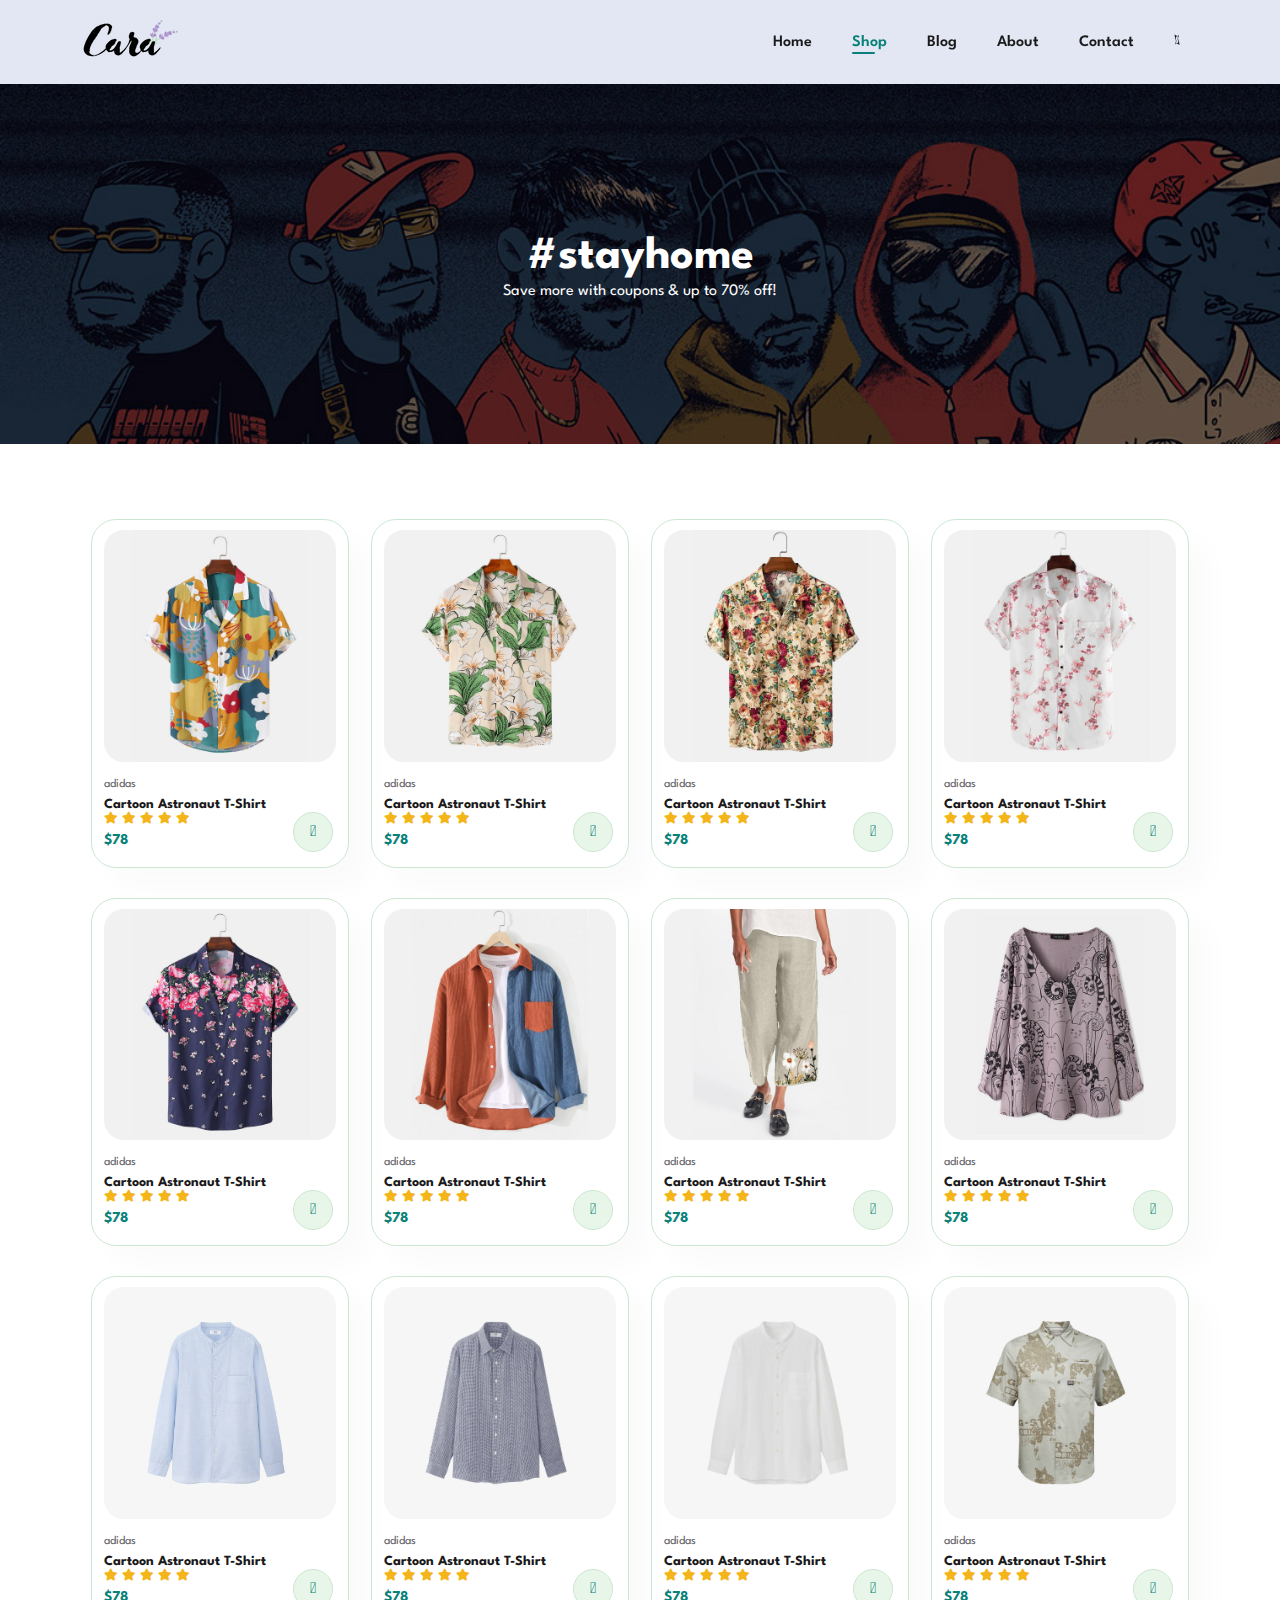
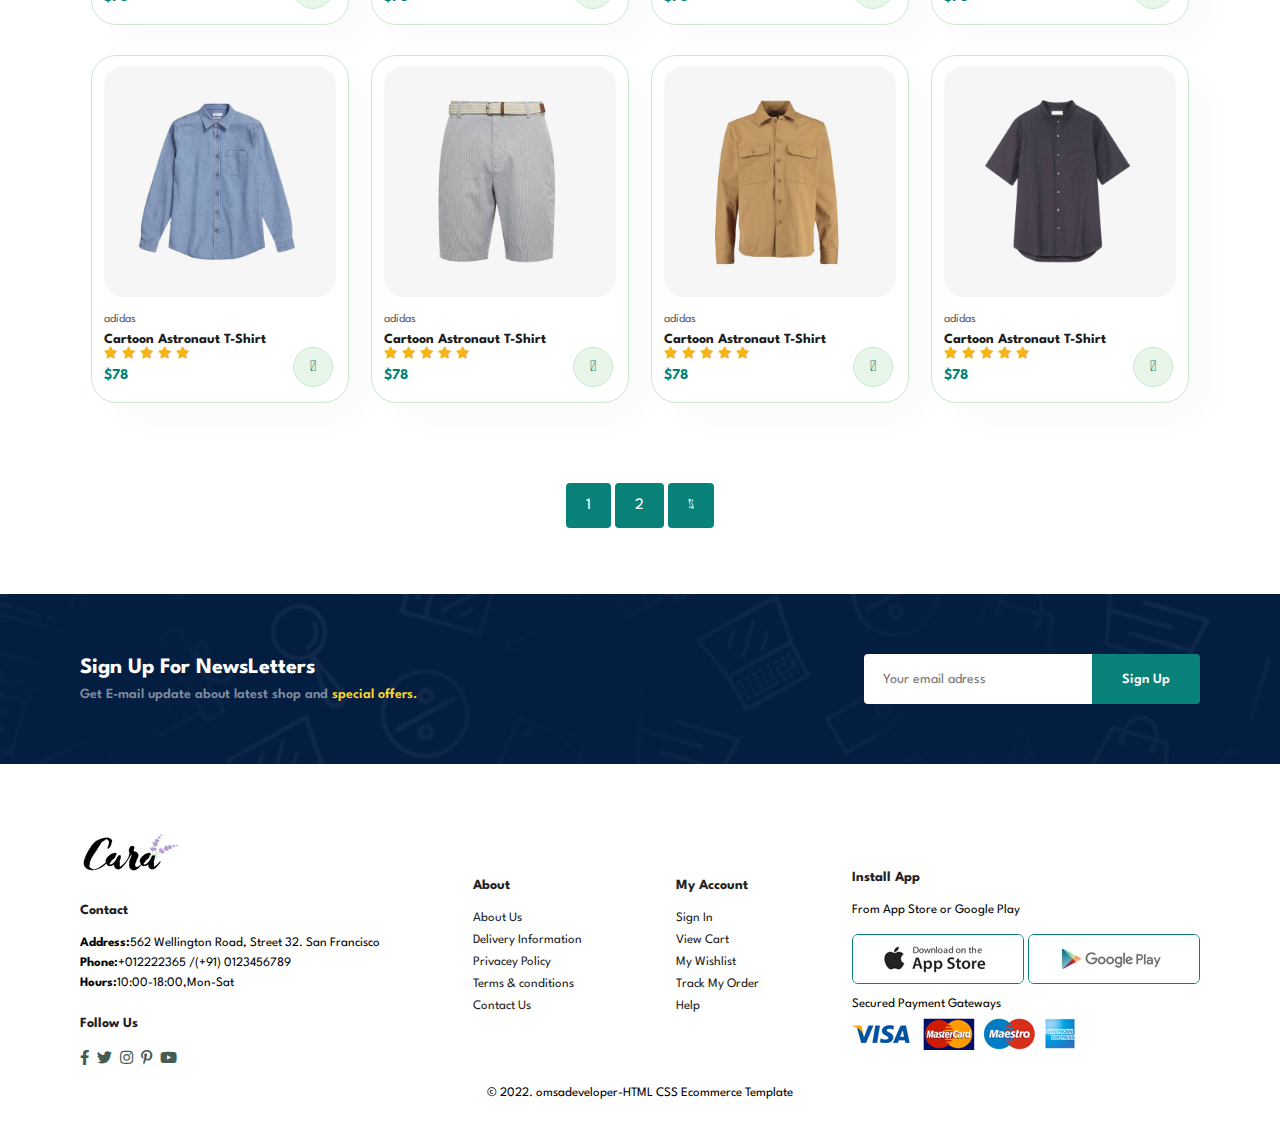
<file: shop.html>
<!DOCTYPE html>
<html lang="en">

<head>
    <meta charset="UTF-8">
    <meta http-equiv="X-UA-Compatible" content="IE=edge">
    <meta name="viewport" content="width=device-width, initial-scale=1.0">
    <title>Cara</title>
    <link rel="stylesheet" href="https://pro.fontawesome.com/releases/v5.10.0/css/all.css" />
    <link rel="stylesheet" href="css/style.css">
</head>

<body>
    <header id="header">
        <a href="index.html"><img src="img/logo.png" alt="" class="logo"></a>
        <nav>
            <ul id="navbar">
                <li><a href="index.html">Home</a></li>
                <li><a class="active" href="shop.html">Shop</a></li>
                <li><a href="blog.html">Blog</a></li>
                <li><a href="about.html">About</a></li>
                <li><a href="contact.html">Contact</a></li>
                <li id="lg-bag"><a href="cart.html"><i class="fal fa-shopping-bag"></i></a></li>
                <a id="close" href="#"><i class="fal fa-times"></i></a>
            </ul>
        </nav>
        <div id="mobile">
            <a href="cart.html"><i class="fal fa-shopping-bag"></i></a>
            <i id="bar" class="fas fa-bars"></i>
        </div>
    </header>
    <section id="page-header">
        <h2>#stayhome </h2>
        <p>Save more with coupons & up to 70% off!</p>
    </section>
    <section id="product1" class="section-p1">
        <div class="pro-container">
            <div class="pro" onclick="document.location.href='sproduct.html';">
                <img src="img/products/f1.jpg" alt="">
                <div class="des">
                    <span>adidas</span>
                    <h5>Cartoon Astronaut T-Shirt</h5>
                    <div class="star">
                        <i class="fas fa-star"></i>
                        <i class="fas fa-star"></i>
                        <i class="fas fa-star"></i>
                        <i class="fas fa-star"></i>
                        <i class="fas fa-star"></i>
                    </div>
                    <h4>$78</h4>
                </div>
                <a href="#"><i class="fal fa-shopping-cart cart"></i></a>
            </div>
            <div class="pro">
                <img src="img/products/f2.jpg" alt="">
                <div class="des">
                    <span>adidas</span>
                    <h5>Cartoon Astronaut T-Shirt</h5>
                    <div class="star">
                        <i class="fas fa-star"></i>
                        <i class="fas fa-star"></i>
                        <i class="fas fa-star"></i>
                        <i class="fas fa-star"></i>
                        <i class="fas fa-star"></i>
                    </div>
                    <h4>$78</h4>
                </div>
                <a href="#"><i class="fal fa-shopping-cart cart"></i></a>
            </div>
            <div class="pro">
                <img src="img/products/f3.jpg" alt="">
                <div class="des">
                    <span>adidas</span>
                    <h5>Cartoon Astronaut T-Shirt</h5>
                    <div class="star">
                        <i class="fas fa-star"></i>
                        <i class="fas fa-star"></i>
                        <i class="fas fa-star"></i>
                        <i class="fas fa-star"></i>
                        <i class="fas fa-star"></i>
                    </div>
                    <h4>$78</h4>
                </div>
                <a href="#"><i class="fal fa-shopping-cart cart"></i></a>
            </div>
            <div class="pro">
                <img src="img/products/f4.jpg" alt="">
                <div class="des">
                    <span>adidas</span>
                    <h5>Cartoon Astronaut T-Shirt</h5>
                    <div class="star">
                        <i class="fas fa-star"></i>
                        <i class="fas fa-star"></i>
                        <i class="fas fa-star"></i>
                        <i class="fas fa-star"></i>
                        <i class="fas fa-star"></i>
                    </div>
                    <h4>$78</h4>
                </div>
                <a href="#"><i class="fal fa-shopping-cart cart"></i></a>
            </div>
            <div class="pro">
                <img src="img/products/f5.jpg" alt="">
                <div class="des">
                    <span>adidas</span>
                    <h5>Cartoon Astronaut T-Shirt</h5>
                    <div class="star">
                        <i class="fas fa-star"></i>
                        <i class="fas fa-star"></i>
                        <i class="fas fa-star"></i>
                        <i class="fas fa-star"></i>
                        <i class="fas fa-star"></i>
                    </div>
                    <h4>$78</h4>
                </div>
                <a href="#"><i class="fal fa-shopping-cart cart"></i></a>
            </div>
            <div class="pro">
                <img src="img/products/f6.jpg" alt="">
                <div class="des">
                    <span>adidas</span>
                    <h5>Cartoon Astronaut T-Shirt</h5>
                    <div class="star">
                        <i class="fas fa-star"></i>
                        <i class="fas fa-star"></i>
                        <i class="fas fa-star"></i>
                        <i class="fas fa-star"></i>
                        <i class="fas fa-star"></i>
                    </div>
                    <h4>$78</h4>
                </div>
                <a href="#"><i class="fal fa-shopping-cart cart"></i></a>
            </div>
            <div class="pro">
                <img src="img/products/f7.jpg" alt="">
                <div class="des">
                    <span>adidas</span>
                    <h5>Cartoon Astronaut T-Shirt</h5>
                    <div class="star">
                        <i class="fas fa-star"></i>
                        <i class="fas fa-star"></i>
                        <i class="fas fa-star"></i>
                        <i class="fas fa-star"></i>
                        <i class="fas fa-star"></i>
                    </div>
                    <h4>$78</h4>
                </div>
                <a href="#"><i class="fal fa-shopping-cart cart"></i></a>
            </div>
            <div class="pro">
                <img src="img/products/f8.jpg" alt="">
                <div class="des">
                    <span>adidas</span>
                    <h5>Cartoon Astronaut T-Shirt</h5>
                    <div class="star">
                        <i class="fas fa-star"></i>
                        <i class="fas fa-star"></i>
                        <i class="fas fa-star"></i>
                        <i class="fas fa-star"></i>
                        <i class="fas fa-star"></i>
                    </div>
                    <h4>$78</h4>
                </div>
                <a href="#"><i class="fal fa-shopping-cart cart"></i></a>
            </div>
            <div class="pro">
                <img src="img/products/n1.jpg" alt="">
                <div class="des">
                    <span>adidas</span>
                    <h5>Cartoon Astronaut T-Shirt</h5>
                    <div class="star">
                        <i class="fas fa-star"></i>
                        <i class="fas fa-star"></i>
                        <i class="fas fa-star"></i>
                        <i class="fas fa-star"></i>
                        <i class="fas fa-star"></i>
                    </div>
                    <h4>$78</h4>
                </div>
                <a href="#"><i class="fal fa-shopping-cart cart"></i></a>
            </div>
            <div class="pro">
                <img src="img/products/n2.jpg" alt="">
                <div class="des">
                    <span>adidas</span>
                    <h5>Cartoon Astronaut T-Shirt</h5>
                    <div class="star">
                        <i class="fas fa-star"></i>
                        <i class="fas fa-star"></i>
                        <i class="fas fa-star"></i>
                        <i class="fas fa-star"></i>
                        <i class="fas fa-star"></i>
                    </div>
                    <h4>$78</h4>
                </div>
                <a href="#"><i class="fal fa-shopping-cart cart"></i></a>
            </div>
            <div class="pro">
                <img src="img/products/n3.jpg" alt="">
                <div class="des">
                    <span>adidas</span>
                    <h5>Cartoon Astronaut T-Shirt</h5>
                    <div class="star">
                        <i class="fas fa-star"></i>
                        <i class="fas fa-star"></i>
                        <i class="fas fa-star"></i>
                        <i class="fas fa-star"></i>
                        <i class="fas fa-star"></i>
                    </div>
                    <h4>$78</h4>
                </div>
                <a href="#"><i class="fal fa-shopping-cart cart"></i></a>
            </div>
            <div class="pro">
                <img src="img/products/n4.jpg" alt="">
                <div class="des">
                    <span>adidas</span>
                    <h5>Cartoon Astronaut T-Shirt</h5>
                    <div class="star">
                        <i class="fas fa-star"></i>
                        <i class="fas fa-star"></i>
                        <i class="fas fa-star"></i>
                        <i class="fas fa-star"></i>
                        <i class="fas fa-star"></i>
                    </div>
                    <h4>$78</h4>
                </div>
                <a href="#"><i class="fal fa-shopping-cart cart"></i></a>
            </div>
            <div class="pro">
                <img src="img/products/n5.jpg" alt="">
                <div class="des">
                    <span>adidas</span>
                    <h5>Cartoon Astronaut T-Shirt</h5>
                    <div class="star">
                        <i class="fas fa-star"></i>
                        <i class="fas fa-star"></i>
                        <i class="fas fa-star"></i>
                        <i class="fas fa-star"></i>
                        <i class="fas fa-star"></i>
                    </div>
                    <h4>$78</h4>
                </div>
                <a href="#"><i class="fal fa-shopping-cart cart"></i></a>
            </div>
            <div class="pro">
                <img src="img/products/n6.jpg" alt="">
                <div class="des">
                    <span>adidas</span>
                    <h5>Cartoon Astronaut T-Shirt</h5>
                    <div class="star">
                        <i class="fas fa-star"></i>
                        <i class="fas fa-star"></i>
                        <i class="fas fa-star"></i>
                        <i class="fas fa-star"></i>
                        <i class="fas fa-star"></i>
                    </div>
                    <h4>$78</h4>
                </div>
                <a href="#"><i class="fal fa-shopping-cart cart"></i></a>
            </div>
            <div class="pro">
                <img src="img/products/n7.jpg" alt="">
                <div class="des">
                    <span>adidas</span>
                    <h5>Cartoon Astronaut T-Shirt</h5>
                    <div class="star">
                        <i class="fas fa-star"></i>
                        <i class="fas fa-star"></i>
                        <i class="fas fa-star"></i>
                        <i class="fas fa-star"></i>
                        <i class="fas fa-star"></i>
                    </div>
                    <h4>$78</h4>
                </div>
                <a href="#"><i class="fal fa-shopping-cart cart"></i></a>
            </div>
            <div class="pro">
                <img src="img/products/n8.jpg" alt="">
                <div class="des">
                    <span>adidas</span>
                    <h5>Cartoon Astronaut T-Shirt</h5>
                    <div class="star">
                        <i class="fas fa-star"></i>
                        <i class="fas fa-star"></i>
                        <i class="fas fa-star"></i>
                        <i class="fas fa-star"></i>
                        <i class="fas fa-star"></i>
                    </div>
                    <h4>$78</h4>
                </div>
                <a href="#"><i class="fal fa-shopping-cart cart"></i></a>
            </div>
        </div>
    </section>
    <section id="pagination" class="section-p1">
        <a href="#">1</a>
        <a href="#">2</a>
        <a href="#"><i class="fal fa-long-arrow-alt-right"></i></a>
    </section>
    <section id="newsletter" class="section-p2 section-m1">
        <div class="newstext">
            <h4>Sign Up For NewsLetters</h4>
            <p>Get E-mail update about latest shop and <span>special offers.</span></p>
        </div>
        <div class="form">
            <input type="email" placeholder="Your email adress">
            <button class="normal">Sign Up</button>
        </div>
    </section>
    <footer>
        <div class="col">
            <img class="logo" src="/img/logo.png" alt="">
            <h4>Contact</h4>
            <p><strong>Address:</strong>562 Wellington Road, Street 32. San Francisco</p>
            <p><strong>Phone:</strong>+012222365 /(+91) 0123456789</p>
            <p><strong>Hours:</strong>10:00-18:00,Mon-Sat</p>
            <div class="follow">
                <h4>Follow Us</h4>
                <div class="icon">
                    <a href="#"><i class="fab fa-facebook-f"></i></a>
                    <a href="#"><i class="fab fa-twitter"></i></a>
                    <a href="#"><i class="fab fa-instagram"></i></a>
                    <a href="#"><i class="fab fa-pinterest-p"></i></a>
                    <a href="#"><i class="fab fa-youtube"></i></a>
                </div>
            </div>
        </div>
        <div class="col">
            <h4>About</h4>
            <a href="#">About Us</a>
            <a href="#">Delivery Information</a>
            <a href="#">Privacey Policy</a>
            <a href="#">Terms & conditions</a>
            <a href="#">Contact Us</a>
        </div>
        <div class="col">
            <h4>My Account</h4>
            <a href="#">Sign In</a>
            <a href="#">View Cart</a>
            <a href="#">My Wishlist</a>
            <a href="#">Track My Order</a>
            <a href="#">Help</a>
        </div>
        <div class="col install">
            <h4>Install App</h4>
            <p>From App Store or Google Play</p>
            <div class="row">
                <img src="/img/pay/app.jpg" alt="">
                <img src="/img/pay/play.jpg" alt="">
            </div>
            <p>Secured Payment Gateways</p>
            <img src="/img/pay/pay.png" alt="">
        </div>
        <div class="copyright">
            <p>&copy; 2022. omsadeveloper-HTML CSS Ecommerce Template</p>
        </div>
    </footer>
    <script src="js/script.js"></script>
    <script src="js/sproduct.js"></script>
</body>

</html>
</file>
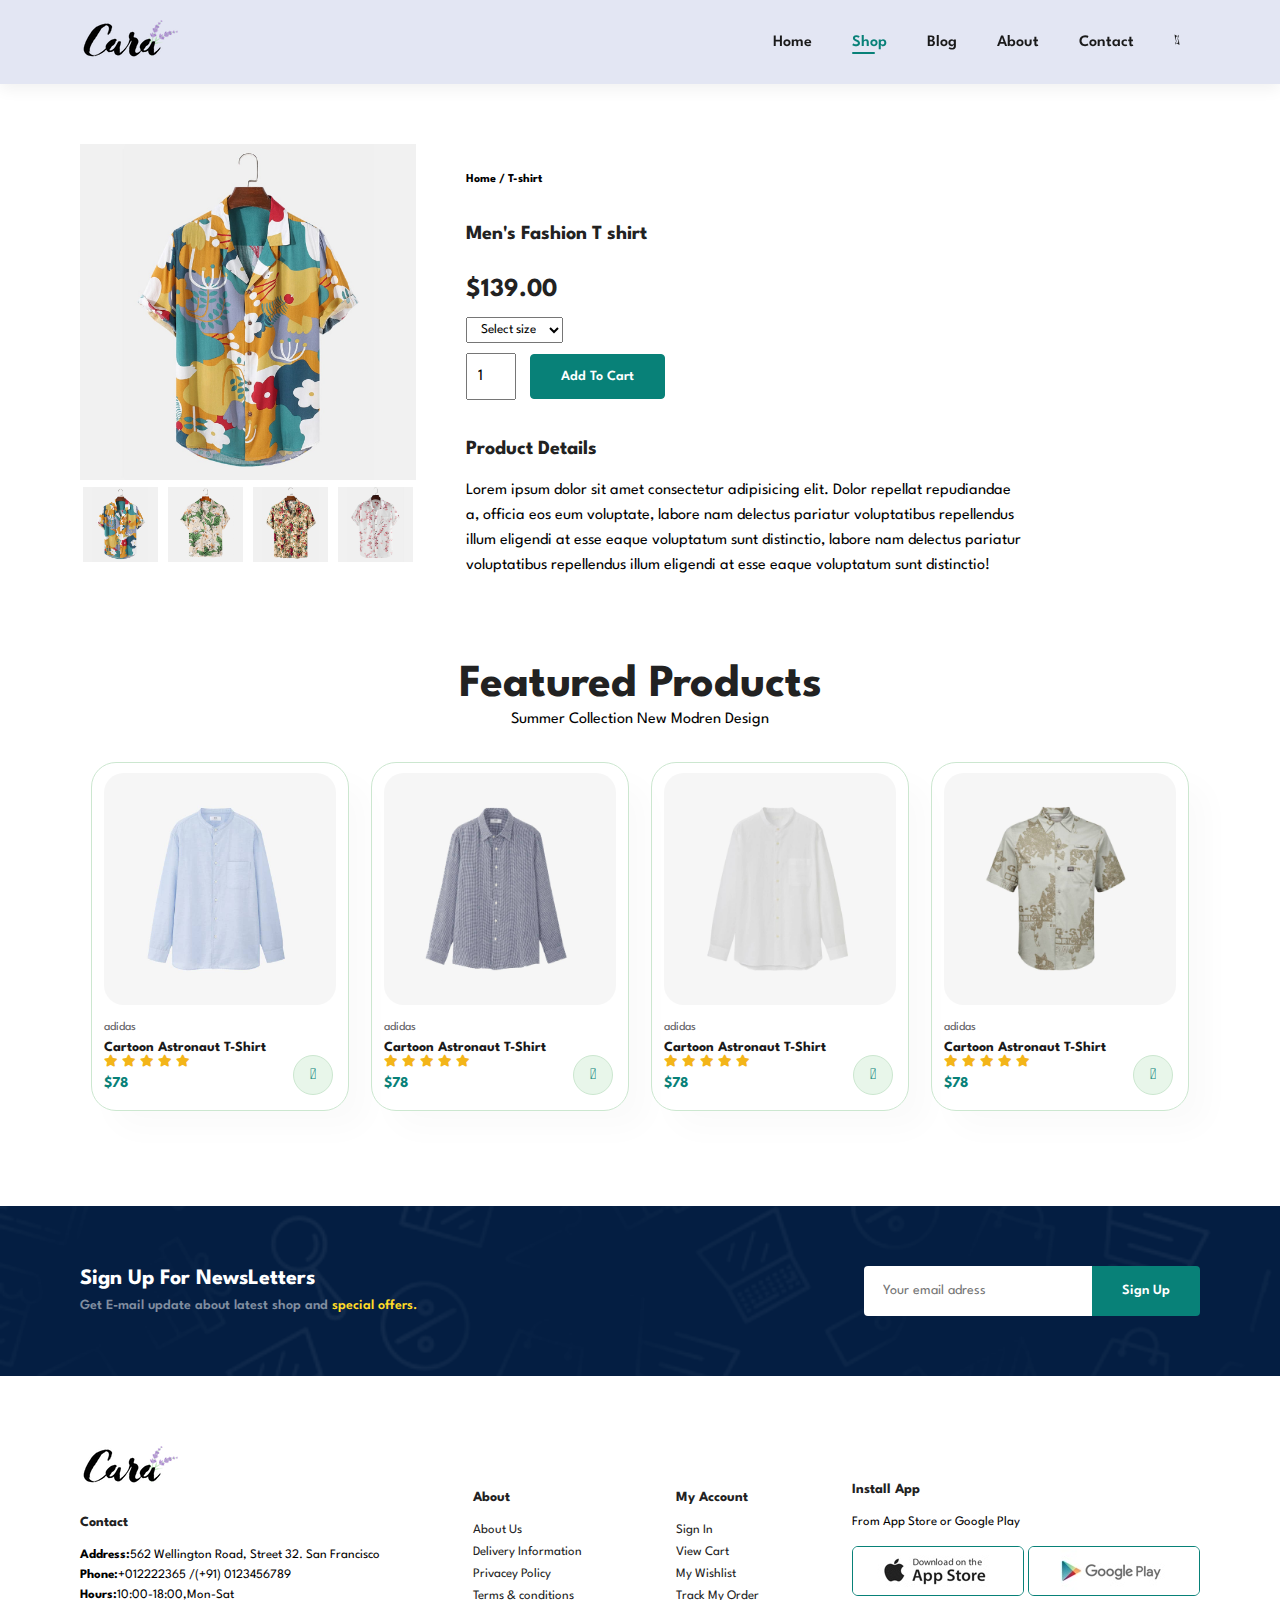
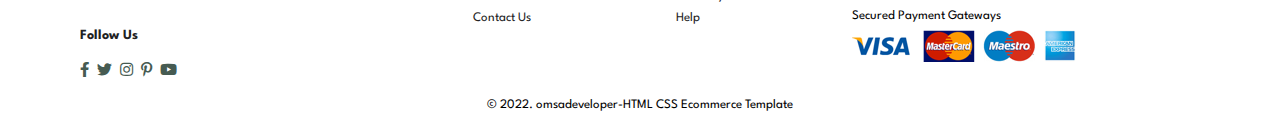
<file: sproduct.html>
<!DOCTYPE html>
<html lang="en">

<head>
    <meta charset="UTF-8">
    <meta http-equiv="X-UA-Compatible" content="IE=edge">
    <meta name="viewport" content="width=device-width, initial-scale=1.0">
    <title>Cara</title>
    <link rel="stylesheet" href="https://pro.fontawesome.com/releases/v5.10.0/css/all.css" />
    <link rel="stylesheet" href="css/style.css">
</head>

<body>
    <header id="header">
        <a href="index.html"><img src="img/logo.png" alt="" class="logo"></a>
        <nav>
            <ul id="navbar">
                <li><a href="index.html">Home</a></li>
                <li><a class="active" href="shop.html">Shop</a></li>
                <li><a href="blog.html">Blog</a></li>
                <li><a href="about.html">About</a></li>
                <li><a href="contact.html">Contact</a></li>
                <li id="lg-bag"><a href="cart.html"><i class="fal fa-shopping-bag"></i></a></li>
                <a id="close" href="#"><i class="fal fa-times"></i></a>
            </ul>
        </nav>
        <div id="mobile">
            <a href="cart.html"><i class="fal fa-shopping-bag"></i></a>
            <i id="bar" class="fas fa-bars"></i>
        </div>
    </header>
    <section id="prodetails" class="section-p1">
        <div class=" single-pro-img">
            <!-- main image product on the left side -->
            <img id="mainImg" src="/img/products/f1.jpg" alt="" width="100%">
            <!-- container of type of this product -->
            <div class="small-img-group">
                <div class="small-img-col">
                    <img class="samll-img" src="/img/products/f1.jpg" alt="" width="100%">
                </div>
                <div class="small-img-col">
                    <img class="samll-img" src="/img/products/f2.jpg" alt="" width="100%">
                </div>
                <div class="small-img-col">
                    <img class="samll-img" src="/img/products/f3.jpg" alt="" width="100%">
                </div>
                <div class="small-img-col">
                    <img class="samll-img" src="/img/products/f4.jpg" alt="" width="100%">
                </div>

            </div>
        </div>
        <!-- product details on the right side -->
        <div class="single-pro-details">
            <h6>Home / T-shirt</h6>
            <h4>Men's Fashion T shirt</h4>
            <h2>$139.00</h2>
            <select>
                <option value="">Select size</option>
                <option value="">XL</option>
                <option value="">XXL</option>
                <option value="">Small</option>
                <option value="">Large</option>
            </select>
            <input type="number" value="1">
            <button class="normal">Add To Cart</button>
            <h4>Product Details</h4>
            <span>Lorem ipsum dolor sit amet consectetur adipisicing elit. Dolor repellat repudiandae a, officia eos eum
                voluptate, labore nam delectus pariatur voluptatibus repellendus illum eligendi at esse eaque voluptatum
                sunt distinctio, labore nam delectus pariatur voluptatibus repellendus illum eligendi at esse eaque
                voluptatum
                sunt distinctio!</span>
        </div>
    </section>
    <section id="product1" class="section-p1">
        <h2>Featured Products</h2>
        <p>Summer Collection New Modren Design</p>
        <div class="pro-container">
            <div class="pro">
                <img src="img/products/n1.jpg" alt="">
                <div class="des">
                    <span>adidas</span>
                    <h5>Cartoon Astronaut T-Shirt</h5>
                    <div class="star">
                        <i class="fas fa-star"></i>
                        <i class="fas fa-star"></i>
                        <i class="fas fa-star"></i>
                        <i class="fas fa-star"></i>
                        <i class="fas fa-star"></i>
                    </div>
                    <h4>$78</h4>
                </div>
                <a href="#"><i class="fal fa-shopping-cart cart"></i></a>
            </div>
            <div class="pro">
                <img src="img/products/n2.jpg" alt="">
                <div class="des">
                    <span>adidas</span>
                    <h5>Cartoon Astronaut T-Shirt</h5>
                    <div class="star">
                        <i class="fas fa-star"></i>
                        <i class="fas fa-star"></i>
                        <i class="fas fa-star"></i>
                        <i class="fas fa-star"></i>
                        <i class="fas fa-star"></i>
                    </div>
                    <h4>$78</h4>
                </div>
                <a href="#"><i class="fal fa-shopping-cart cart"></i></a>
            </div>
            <div class="pro">
                <img src="img/products/n3.jpg" alt="">
                <div class="des">
                    <span>adidas</span>
                    <h5>Cartoon Astronaut T-Shirt</h5>
                    <div class="star">
                        <i class="fas fa-star"></i>
                        <i class="fas fa-star"></i>
                        <i class="fas fa-star"></i>
                        <i class="fas fa-star"></i>
                        <i class="fas fa-star"></i>
                    </div>
                    <h4>$78</h4>
                </div>
                <a href="#"><i class="fal fa-shopping-cart cart"></i></a>
            </div>
            <div class="pro">
                <img src="img/products/n4.jpg" alt="">
                <div class="des">
                    <span>adidas</span>
                    <h5>Cartoon Astronaut T-Shirt</h5>
                    <div class="star">
                        <i class="fas fa-star"></i>
                        <i class="fas fa-star"></i>
                        <i class="fas fa-star"></i>
                        <i class="fas fa-star"></i>
                        <i class="fas fa-star"></i>
                    </div>
                    <h4>$78</h4>
                </div>
                <a href="#"><i class="fal fa-shopping-cart cart"></i></a>
            </div>
        </div>
    </section>
    <section id="newsletter" class="section-p2 section-m1">
        <div class="newstext">
            <h4>Sign Up For NewsLetters</h4>
            <p>Get E-mail update about latest shop and <span>special offers.</span></p>
        </div>
        <div class="form">
            <input type="email" placeholder="Your email adress">
            <button class="normal">Sign Up</button>
        </div>
    </section>
    <footer>
        <div class="col">
            <img class="logo" src="/img/logo.png" alt="">
            <h4>Contact</h4>
            <p><strong>Address:</strong>562 Wellington Road, Street 32. San Francisco</p>
            <p><strong>Phone:</strong>+012222365 /(+91) 0123456789</p>
            <p><strong>Hours:</strong>10:00-18:00,Mon-Sat</p>
            <div class="follow">
                <h4>Follow Us</h4>
                <div class="icon">
                    <a href="#"><i class="fab fa-facebook-f"></i></a>
                    <a href="#"><i class="fab fa-twitter"></i></a>
                    <a href="#"><i class="fab fa-instagram"></i></a>
                    <a href="#"><i class="fab fa-pinterest-p"></i></a>
                    <a href="#"><i class="fab fa-youtube"></i></a>
                </div>
            </div>
        </div>
        <div class="col">
            <h4>About</h4>
            <a href="#">About Us</a>
            <a href="#">Delivery Information</a>
            <a href="#">Privacey Policy</a>
            <a href="#">Terms & conditions</a>
            <a href="#">Contact Us</a>
        </div>
        <div class="col">
            <h4>My Account</h4>
            <a href="#">Sign In</a>
            <a href="#">View Cart</a>
            <a href="#">My Wishlist</a>
            <a href="#">Track My Order</a>
            <a href="#">Help</a>
        </div>
        <div class="col install">
            <h4>Install App</h4>
            <p>From App Store or Google Play</p>
            <div class="row">
                <img src="/img/pay/app.jpg" alt="">
                <img src="/img/pay/play.jpg" alt="">
            </div>
            <p>Secured Payment Gateways</p>
            <img src="/img/pay/pay.png" alt="">
        </div>
        <div class="copyright">
            <p>&copy; 2022. omsadeveloper-HTML CSS Ecommerce Template</p>
        </div>
    </footer>
    <script src="js/script.js"></script>
    <script src="js/sproduct.js"></script>
</body>

</html>
</file>
<file: css/style.css>
@import url("gstyle.css");
@import url("index.css");
@import url("shop.css");
@import url("sproduct.css");
@import url("blog.css");
@import url("about.css");
@import url("contact.css");
@import url("cart.css");
@import url("responsive.css");
</file>
